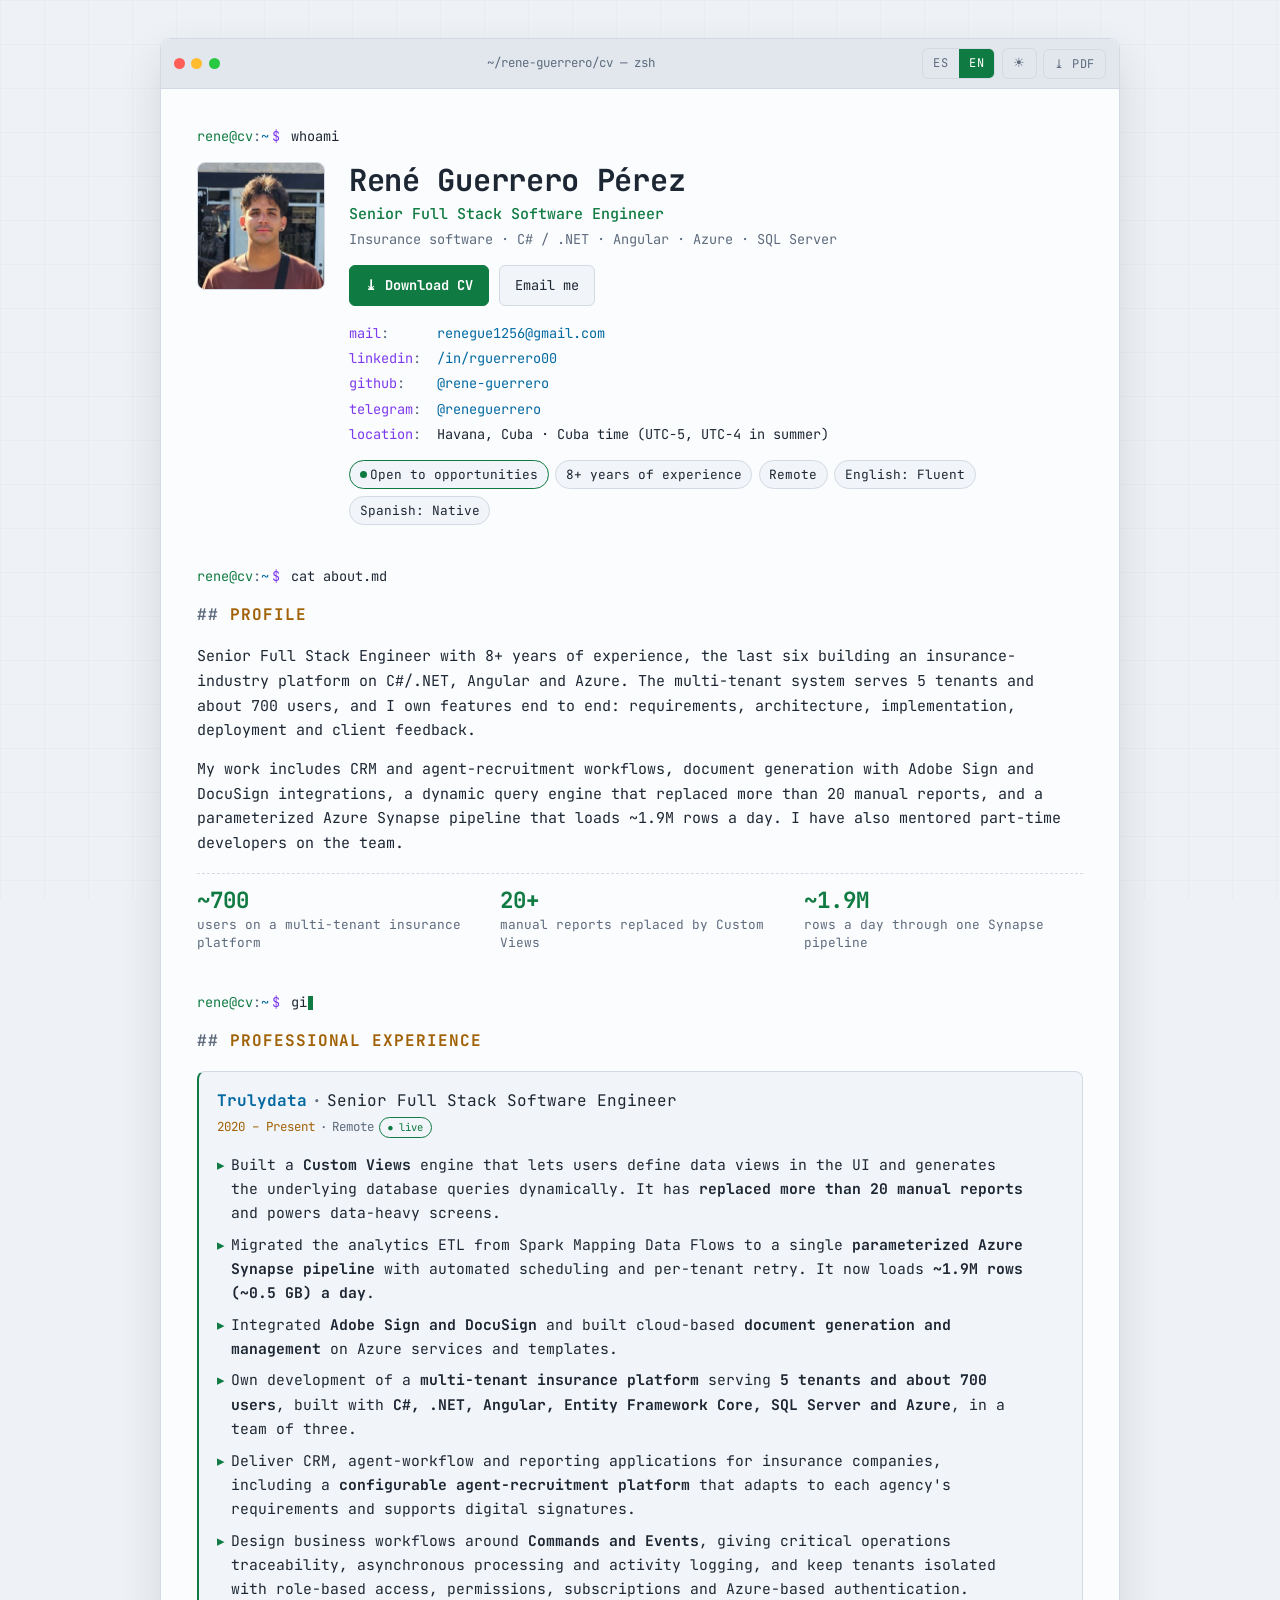
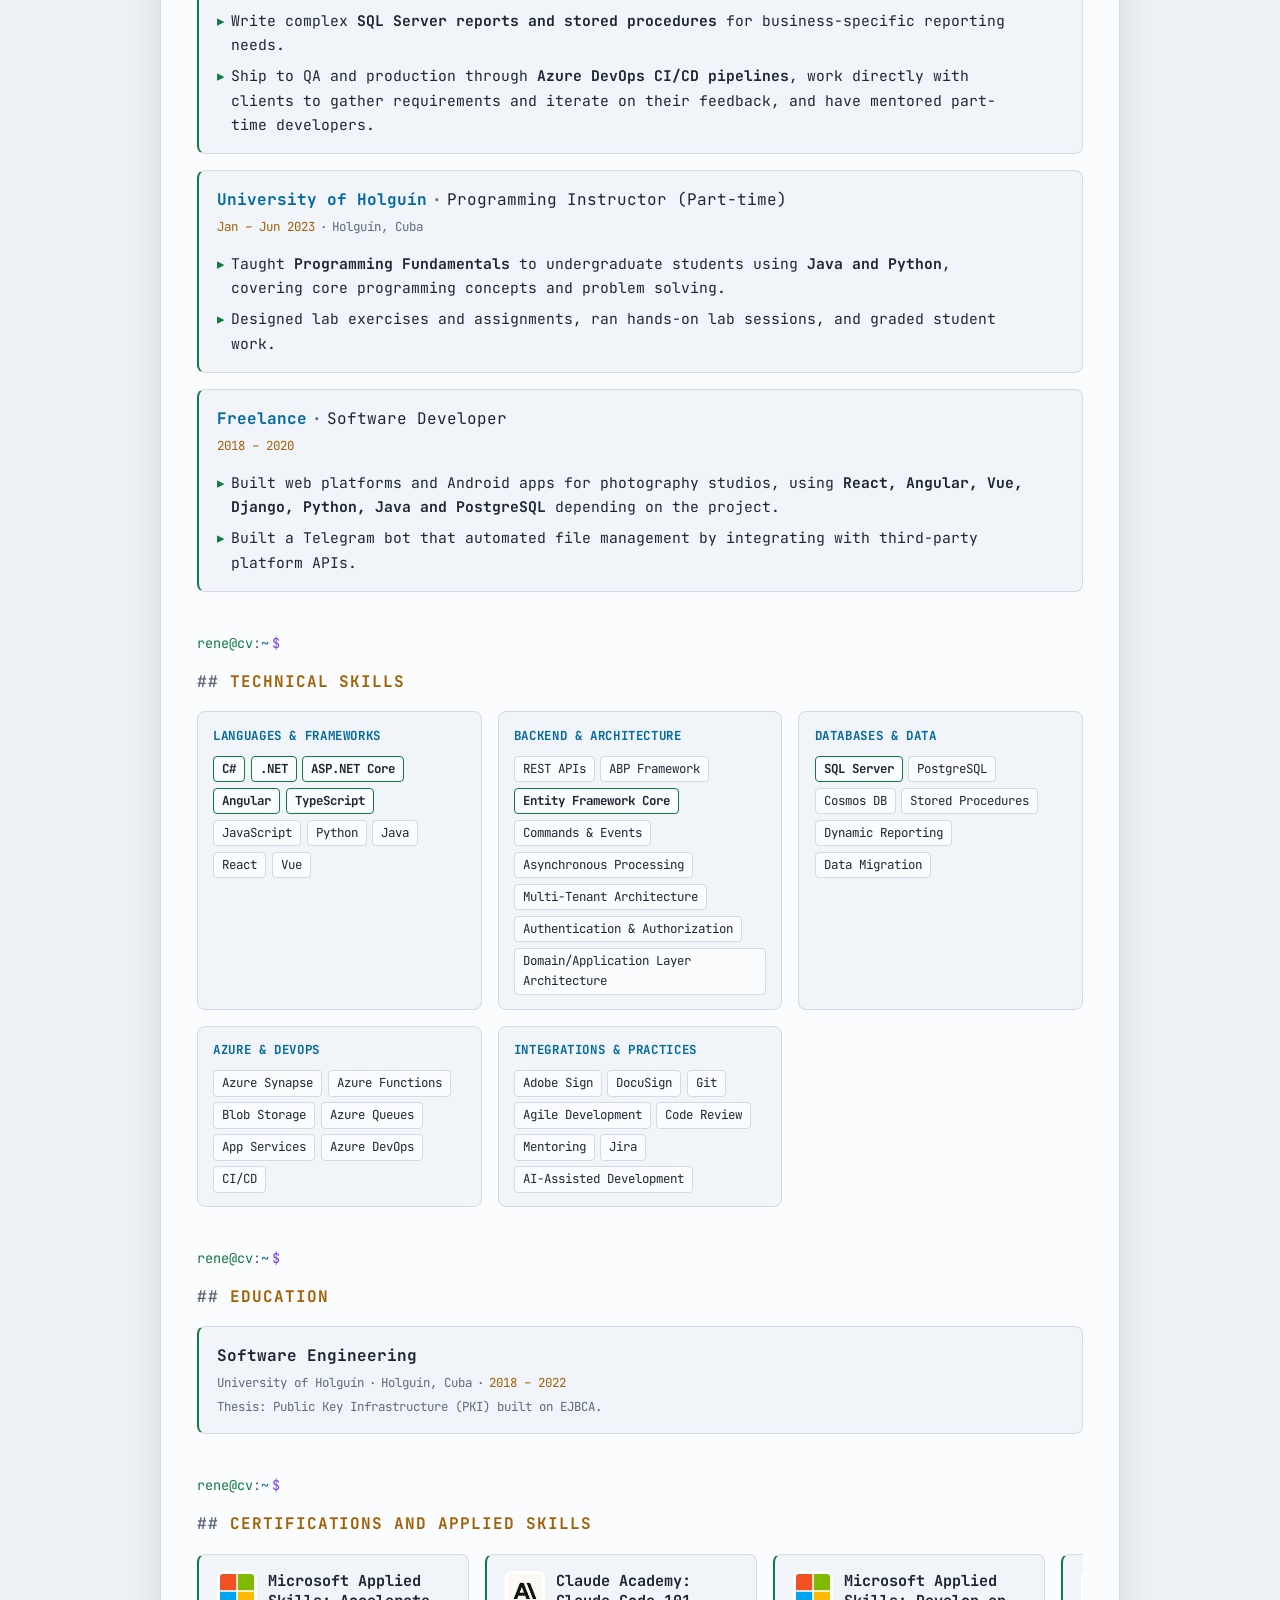
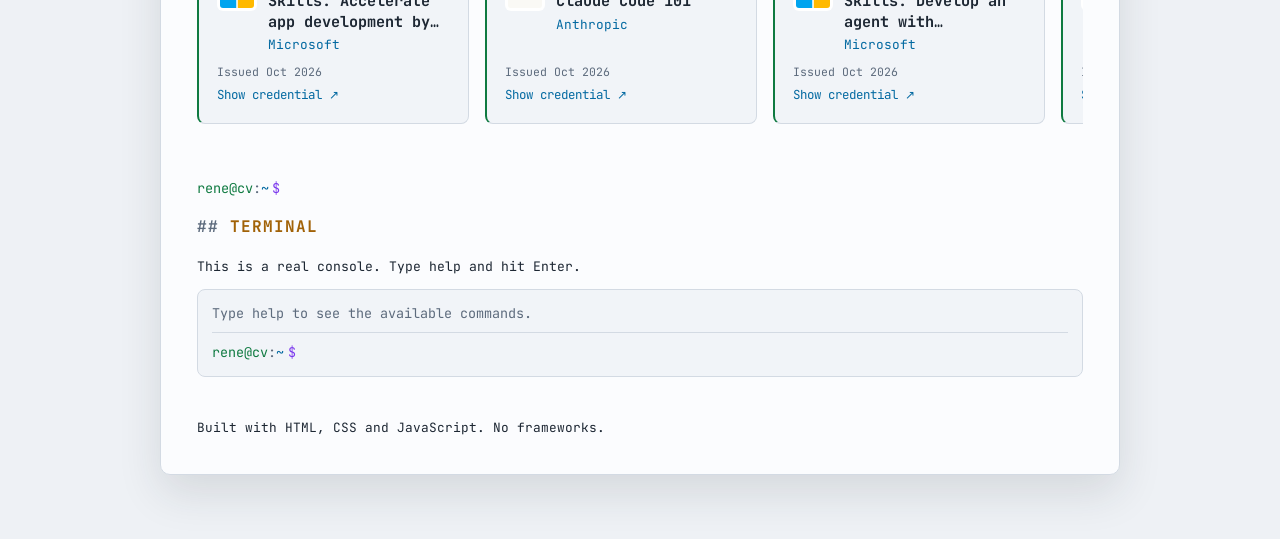
<file: index.html>
<!DOCTYPE html>
<html lang="en" data-theme="dark" data-base="">
<head>
<meta charset="utf-8">
<meta name="viewport" content="width=device-width, initial-scale=1">
<title>René Guerrero Pérez — Senior Full Stack Software Engineer</title>
<meta name="description" content="Senior Full Stack Software Engineer building insurance platforms with C# / .NET, Angular, Azure and SQL Server. 8+ years of experience. Remote.">
<meta name="author" content="René Guerrero Pérez">
<meta name="color-scheme" content="dark light">
<!-- Social cards and structured data need absolute URLs: crawlers do not
     resolve relative ones. If the site ends up on another address, this is
     the only place to change it — update every https://rene-guerrero.github.io/cv
     below, including the ones inside the JSON-LD block. -->
<link rel="canonical" href="https://rene-guerrero.github.io/cv/">
<link rel="alternate" hreflang="en" href="https://rene-guerrero.github.io/cv/">
<link rel="alternate" hreflang="es" href="https://rene-guerrero.github.io/cv/es/">
<link rel="alternate" hreflang="x-default" href="https://rene-guerrero.github.io/cv/">

<meta property="og:site_name" content="René Guerrero Pérez">
<meta property="og:title" content="René Guerrero Pérez — Senior Full Stack Software Engineer">
<meta property="og:description" content="Insurance software · C# / .NET · Angular · Azure · SQL Server. 8+ years of experience.">
<meta property="og:type" content="profile">
<meta property="og:locale" content="en_US">
<meta property="og:locale:alternate" content="es_ES">
<meta property="og:url" content="https://rene-guerrero.github.io/cv/">
<meta property="og:image" content="https://rene-guerrero.github.io/cv/assets/img/og.png">
<meta property="og:image:width" content="1200">
<meta property="og:image:height" content="630">
<meta property="og:image:alt" content="René Guerrero Pérez — Senior Full Stack Software Engineer">

<meta name="twitter:card" content="summary_large_image">
<meta name="twitter:title" content="René Guerrero Pérez — Senior Full Stack Software Engineer">
<meta name="twitter:description" content="Insurance software · C# / .NET · Angular · Azure · SQL Server. 8+ years of experience.">
<meta name="twitter:image" content="https://rene-guerrero.github.io/cv/assets/img/og.png">

<script type="application/ld+json">
{
  "@context": "https://schema.org",
  "@type": "Person",
  "name": "René Guerrero Pérez",
  "givenName": "René",
  "familyName": "Guerrero Pérez",
  "jobTitle": "Senior Full Stack Software Engineer",
  "description": "Senior Full Stack Engineer with 8+ years of experience, the last six building a multi-tenant insurance platform with C#, .NET, Angular, SQL Server and Microsoft Azure.",
  "url": "https://rene-guerrero.github.io/cv/",
  "image": "https://rene-guerrero.github.io/cv/assets/img/me-512.jpg",
  "email": "mailto:renegue1256@gmail.com",
  "address": {
    "@type": "PostalAddress",
    "addressLocality": "Havana",
    "addressCountry": "CU"
  },
  "sameAs": [
    "https://www.linkedin.com/in/rguerrero00/",
    "https://github.com/rene-guerrero",
    "https://t.me/reneguerrero"
  ],
  "worksFor": {
    "@type": "Organization",
    "name": "Trulydata"
  },
  "alumniOf": {
    "@type": "CollegeOrUniversity",
    "name": "University of Holguín"
  },
  "knowsLanguage": [
    { "@type": "Language", "name": "Spanish", "alternateName": "es" },
    { "@type": "Language", "name": "English", "alternateName": "en" }
  ],
  "knowsAbout": [
    "C#", ".NET", "ASP.NET Core", "Angular", "TypeScript",
    "Microsoft Azure", "SQL Server", "Entity Framework Core",
    "Multi-tenant architecture", "REST APIs", "Azure Synapse", "Insurance software"
  ]
}
</script>
<link rel="icon" href="assets/img/favicon.svg" type="image/svg+xml">
<link rel="preload" href="assets/fonts/jetbrains-mono-latin.woff2" as="font" type="font/woff2" crossorigin>
<link rel="stylesheet" href="assets/css/fonts.css">
<link rel="stylesheet" href="assets/css/style.css">
</head>
<body>

<a class="skip-link" href="#main" data-i18n="ui.skip">Skip to content</a>

<div class="gridbg" aria-hidden="true"></div>
<div class="scanlines" aria-hidden="true"></div>

<div class="terminal">

  <header class="titlebar">
    <div class="lights" aria-hidden="true"><span class="light red"></span><span class="light yellow"></span><span class="light green"></span></div>
    <div class="titlebar__title"><span class="muted">~/</span>rene-guerrero<span class="muted">/cv</span> — zsh</div>
    <div class="titlebar__actions">
      <div class="seg" role="group" aria-label="Language">
        <a class="seg__btn" data-lang="es" hreflang="es" lang="es" href="es/" aria-label="Español">ES</a>
        <a class="seg__btn" data-lang="en" hreflang="en" lang="en" href="./" aria-label="English">EN</a>
      </div>
      <button type="button" class="iconbtn" id="themeToggle" aria-label="Toggle theme" data-i18n-aria="ui.theme">
        <span class="theme-icon" aria-hidden="true"></span>
      </button>
      <a class="iconbtn iconbtn--text" id="pdfBtn" data-pdf href="assets/pdf/Rene-Guerrero-CV-EN.pdf"
         download data-i18n-title="ui.pdfTitle">
        <span aria-hidden="true">⤓</span> <span data-i18n="ui.pdf">PDF</span>
      </a>
    </div>
  </header>

  <main class="screen" id="main">

    <!-- ── HERO ─────────────────────────────────────────── -->
    <section class="block hero">
      <p class="cmd" aria-hidden="true"><span class="prompt">rene@cv</span><span class="sep">:</span><span class="path">~</span><span class="sigil">$</span> <span class="typed">whoami</span></p>
      <div class="hero__body">
        <img class="avatar" src="assets/img/me-512.jpg" alt="René Guerrero Pérez" width="512" height="512">
        <div class="hero__text">
          <h1 class="name">René Guerrero Pérez</h1>
          <p class="role" data-i18n="hero.role">Senior Full Stack Software Engineer</p>
          <p class="stack" data-i18n="hero.stack">Insurance software · C# / .NET · Angular · Azure · SQL Server</p>
          <p class="cta">
            <a class="btn btn--primary" data-pdf href="assets/pdf/Rene-Guerrero-CV-EN.pdf" download><span aria-hidden="true">⤓</span> <span data-i18n="hero.cv">Download CV</span></a>
            <a class="btn" href="mailto:renegue1256@gmail.com"><span data-i18n="hero.emailMe">Email me</span></a>
          </p>
          <ul class="contact">
            <li><span class="key">mail</span><a href="mailto:renegue1256@gmail.com">renegue1256@gmail.com</a></li>
            <li><span class="key">linkedin</span><a href="https://www.linkedin.com/in/rguerrero00/" target="_blank" rel="noopener">/in/rguerrero00</a></li>
            <li><span class="key">github</span><a href="https://github.com/rene-guerrero" target="_blank" rel="noopener">@rene-guerrero</a></li>
            <li><span class="key">telegram</span><a href="https://t.me/reneguerrero" target="_blank" rel="noopener">@reneguerrero</a></li>
            <li><span class="key">location</span><span data-i18n="hero.location">Havana, Cuba · Cuba time (UTC−5, UTC−4 in summer)</span></li>
          </ul>
          <p class="badges">
            <span class="badge badge--status"><span class="pulse" aria-hidden="true"></span><span data-i18n="hero.available">Open to opportunities</span></span>
            <span class="badge" data-i18n="hero.exp">8+ years of experience</span>
            <span class="badge" data-i18n="hero.remote">Remote</span>
            <span class="badge"><span data-i18n="hero.english">English</span>: <span data-i18n="hero.fluent">Fluent</span></span>
            <span class="badge"><span data-i18n="hero.spanish">Spanish</span>: <span data-i18n="hero.native">Native</span></span>
          </p>
        </div>
      </div>
    </section>

    <!-- ── ABOUT ────────────────────────────────────────── -->
    <section class="block" id="about">
      <p class="cmd" aria-hidden="true"><span class="prompt">rene@cv</span><span class="sep">:</span><span class="path">~</span><span class="sigil">$</span> <span class="typed">cat about.md</span></p>
      <h2 class="h2" data-i18n="about.title">Profile</h2>
      <p class="p" data-i18n="about.p1">Senior Full Stack Engineer with 8+ years of experience, the last six building an insurance-industry platform on C#/.NET, Angular and Azure. The multi-tenant system serves 5 tenants and about 700 users, and I own features end to end: requirements, architecture, implementation, deployment and client feedback.</p>
      <p class="p" data-i18n="about.p2">My work includes CRM and agent-recruitment workflows, document generation with Adobe Sign and DocuSign integrations, a dynamic query engine that replaced more than 20 manual reports, and a parameterized Azure Synapse pipeline that loads ~1.9M rows a day. I have also mentored part-time developers on the team.</p>
      <ul class="results" id="results"><!--pre:results--><li class="result"><span class="result__n">~700</span><span class="result__l">users on a multi-tenant insurance platform</span></li><li class="result"><span class="result__n">20+</span><span class="result__l">manual reports replaced by Custom Views</span></li><li class="result"><span class="result__n">~1.9M</span><span class="result__l">rows a day through one Synapse pipeline</span></li><!--/pre:results--></ul>
    </section>

    <!-- ── EXPERIENCE ───────────────────────────────────── -->
    <section class="block" id="experience-section">
      <p class="cmd" aria-hidden="true"><span class="prompt">rene@cv</span><span class="sep">:</span><span class="path">~</span><span class="sigil">$</span> <span class="typed">git log --oneline experience/</span></p>
      <h2 class="h2" data-i18n="exp.title">Professional Experience</h2>
      <div id="experience" class="timeline"><!--pre:experience--><article class="card job"><header class="job__head"><h3 class="card__title"><span class="job__company">Trulydata</span><span class="dot">·</span><span class="job__role">Senior Full Stack Software Engineer</span></h3><p class="card__meta"><span class="when">2020 – Present</span><span class="dot">·</span><span>Remote</span><span class="chip chip--live">● live</span></p></header><ul class="bullets"><li>Built a <strong>Custom Views</strong> engine that lets users define data views in the UI and generates the underlying database queries dynamically. It has <strong>replaced more than 20 manual reports</strong> and powers data-heavy screens.</li><li>Migrated the analytics ETL from Spark Mapping Data Flows to a single <strong>parameterized Azure Synapse pipeline</strong> with automated scheduling and per-tenant retry. It now loads <strong>~1.9M rows (~0.5 GB) a day</strong>.</li><li>Integrated <strong>Adobe Sign and DocuSign</strong> and built cloud-based <strong>document generation and management</strong> on Azure services and templates.</li><li>Own development of a <strong>multi-tenant insurance platform</strong> serving <strong>5 tenants and about 700 users</strong>, built with <strong>C#, .NET, Angular, Entity Framework Core, SQL Server and Azure</strong>, in a team of three.</li><li>Deliver CRM, agent-workflow and reporting applications for insurance companies, including a <strong>configurable agent-recruitment platform</strong> that adapts to each agency&#39;s requirements and supports digital signatures.</li><li>Design business workflows around <strong>Commands and Events</strong>, giving critical operations traceability, asynchronous processing and activity logging, and keep tenants isolated with role-based access, permissions, subscriptions and Azure-based authentication.</li><li>Write complex <strong>SQL Server reports and stored procedures</strong> for business-specific reporting needs.</li><li>Ship to QA and production through <strong>Azure DevOps CI/CD pipelines</strong>, work directly with clients to gather requirements and iterate on their feedback, and have mentored part-time developers.</li></ul></article><article class="card job"><header class="job__head"><h3 class="card__title"><span class="job__company">University of Holguín</span><span class="dot">·</span><span class="job__role">Programming Instructor (Part-time)</span></h3><p class="card__meta"><span class="when">Jan – Jun 2023</span><span class="dot">·</span><span>Holguín, Cuba</span></p></header><ul class="bullets"><li>Taught <strong>Programming Fundamentals</strong> to undergraduate students using <strong>Java and Python</strong>, covering core programming concepts and problem solving.</li><li>Designed lab exercises and assignments, ran hands-on lab sessions, and graded student work.</li></ul></article><article class="card job"><header class="job__head"><h3 class="card__title"><span class="job__company">Freelance</span><span class="dot">·</span><span class="job__role">Software Developer</span></h3><p class="card__meta"><span class="when">2018 – 2020</span></p></header><ul class="bullets"><li>Built web platforms and Android apps for photography studios, using <strong>React, Angular, Vue, Django, Python, Java and PostgreSQL</strong> depending on the project.</li><li>Built a Telegram bot that automated file management by integrating with third-party platform APIs.</li></ul></article><!--/pre:experience--></div>
    </section>

    <!-- ── SKILLS ───────────────────────────────────────── -->
    <section class="block" id="skills-section">
      <p class="cmd" aria-hidden="true"><span class="prompt">rene@cv</span><span class="sep">:</span><span class="path">~</span><span class="sigil">$</span> <span class="typed">ls -la skills/</span></p>
      <h2 class="h2" data-i18n="skills.title">Technical Skills</h2>
      <div id="skills" class="skills"><!--pre:skills--><div class="skillgroup"><h3 class="skillgroup__name">Languages &amp; Frameworks</h3><ul class="tags"><li class="tag tag--core">C#</li><li class="tag tag--core">.NET</li><li class="tag tag--core">ASP.NET Core</li><li class="tag tag--core">Angular</li><li class="tag tag--core">TypeScript</li><li class="tag">JavaScript</li><li class="tag">Python</li><li class="tag">Java</li><li class="tag">React</li><li class="tag">Vue</li></ul></div><div class="skillgroup"><h3 class="skillgroup__name">Backend &amp; Architecture</h3><ul class="tags"><li class="tag">REST APIs</li><li class="tag">ABP Framework</li><li class="tag tag--core">Entity Framework Core</li><li class="tag">Commands &amp; Events</li><li class="tag">Asynchronous Processing</li><li class="tag">Multi-Tenant Architecture</li><li class="tag">Authentication &amp; Authorization</li><li class="tag">Domain/Application Layer Architecture</li></ul></div><div class="skillgroup"><h3 class="skillgroup__name">Databases &amp; Data</h3><ul class="tags"><li class="tag tag--core">SQL Server</li><li class="tag">PostgreSQL</li><li class="tag">Cosmos DB</li><li class="tag">Stored Procedures</li><li class="tag">Dynamic Reporting</li><li class="tag">Data Migration</li></ul></div><div class="skillgroup"><h3 class="skillgroup__name">Azure &amp; DevOps</h3><ul class="tags"><li class="tag">Azure Synapse</li><li class="tag">Azure Functions</li><li class="tag">Blob Storage</li><li class="tag">Azure Queues</li><li class="tag">App Services</li><li class="tag">Azure DevOps</li><li class="tag">CI/CD</li></ul></div><div class="skillgroup"><h3 class="skillgroup__name">Integrations &amp; Practices</h3><ul class="tags"><li class="tag">Adobe Sign</li><li class="tag">DocuSign</li><li class="tag">Git</li><li class="tag">Agile Development</li><li class="tag">Code Review</li><li class="tag">Mentoring</li><li class="tag">Jira</li><li class="tag">AI-Assisted Development</li></ul></div><!--/pre:skills--></div>
    </section>

    <!-- ── EDUCATION ────────────────────────────────────── -->
    <section class="block" id="education-section">
      <p class="cmd" aria-hidden="true"><span class="prompt">rene@cv</span><span class="sep">:</span><span class="path">~</span><span class="sigil">$</span> <span class="typed">cat education.txt</span></p>
      <h2 class="h2" data-i18n="edu.title">Education</h2>
      <div class="card">
        <h3 class="card__title" data-i18n="edu.degree">Software Engineering</h3>
        <p class="card__meta"><span data-i18n="edu.school">University of Holguín</span> <span class="dot">·</span> <span data-i18n="edu.place">Holguín, Cuba</span> <span class="dot">·</span> <span class="when">2018 – 2022</span></p>
        <p class="card__meta" data-i18n="edu.thesis">Thesis: Public Key Infrastructure (PKI) built on EJBCA.</p>
      </div>
    </section>

    <!-- ── CERTIFICATIONS ───────────────────────────────── -->
    <section class="block" id="certs-section" hidden>
      <p class="cmd" aria-hidden="true"><span class="prompt">rene@cv</span><span class="sep">:</span><span class="path">~</span><span class="sigil">$</span> <span class="typed">ls certifications/ --recent</span></p>
      <h2 class="h2" data-i18n="certs.title">Certifications and Applied Skills</h2>
      <ul class="certs" id="certs"></ul>
    </section>

    <!-- ── INTERACTIVE CONSOLE ──────────────────────────── -->
    <section class="block" id="console-section">
      <p class="cmd" aria-hidden="true"><span class="prompt">rene@cv</span><span class="sep">:</span><span class="path">~</span><span class="sigil">$</span> <span class="typed">./cv --interactive</span></p>
      <h2 class="h2" data-i18n="console.title">Terminal</h2>
      <p class="p muted console__hint" data-i18n="console.hint">This is a real console. Type help and hit Enter.</p>

      <div class="console" id="console">
        <div class="console__out" id="consoleOut" role="log" aria-live="polite"></div>
        <form class="console__form" id="consoleForm" autocomplete="off">
          <label class="console__label" for="consoleInput">
            <span class="prompt">rene@cv</span><span class="sep">:</span><span class="path">~</span><span class="sigil">$</span>
          </label>
          <input class="console__input" id="consoleInput" type="text"
                 spellcheck="false" autocapitalize="off" autocorrect="off"
                 data-i18n-aria="console.label">
        </form>
      </div>
    </section>

    <!-- ── FOOTER ───────────────────────────────────────── -->
    <section class="block">
      <p class="p muted small"><span data-i18n="ui.builtWith">Built with HTML, CSS and JavaScript. No frameworks.</span></p>
    </section>

  </main>
</div>

<script src="assets/js/data.js"></script>
<script src="assets/js/certs.js"></script>
<script src="assets/js/main.js"></script>
</body>
</html>
</file>
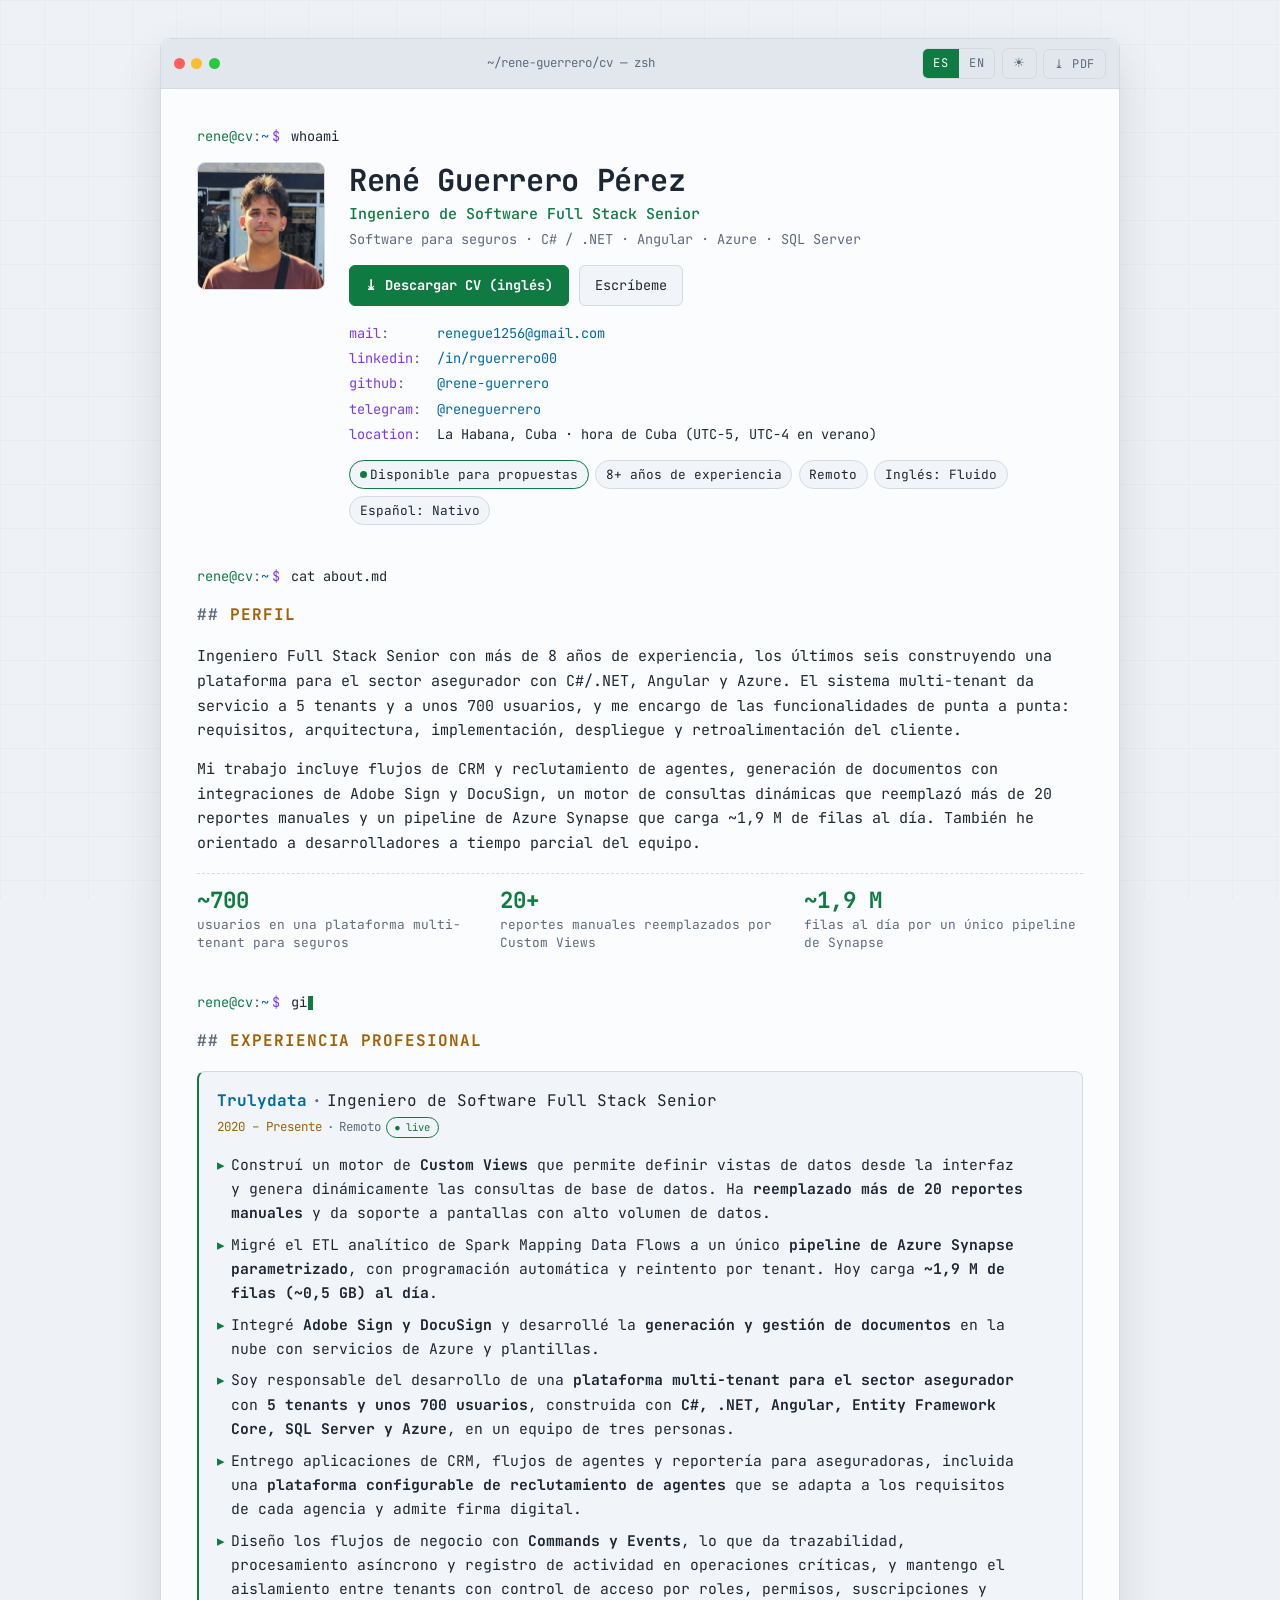
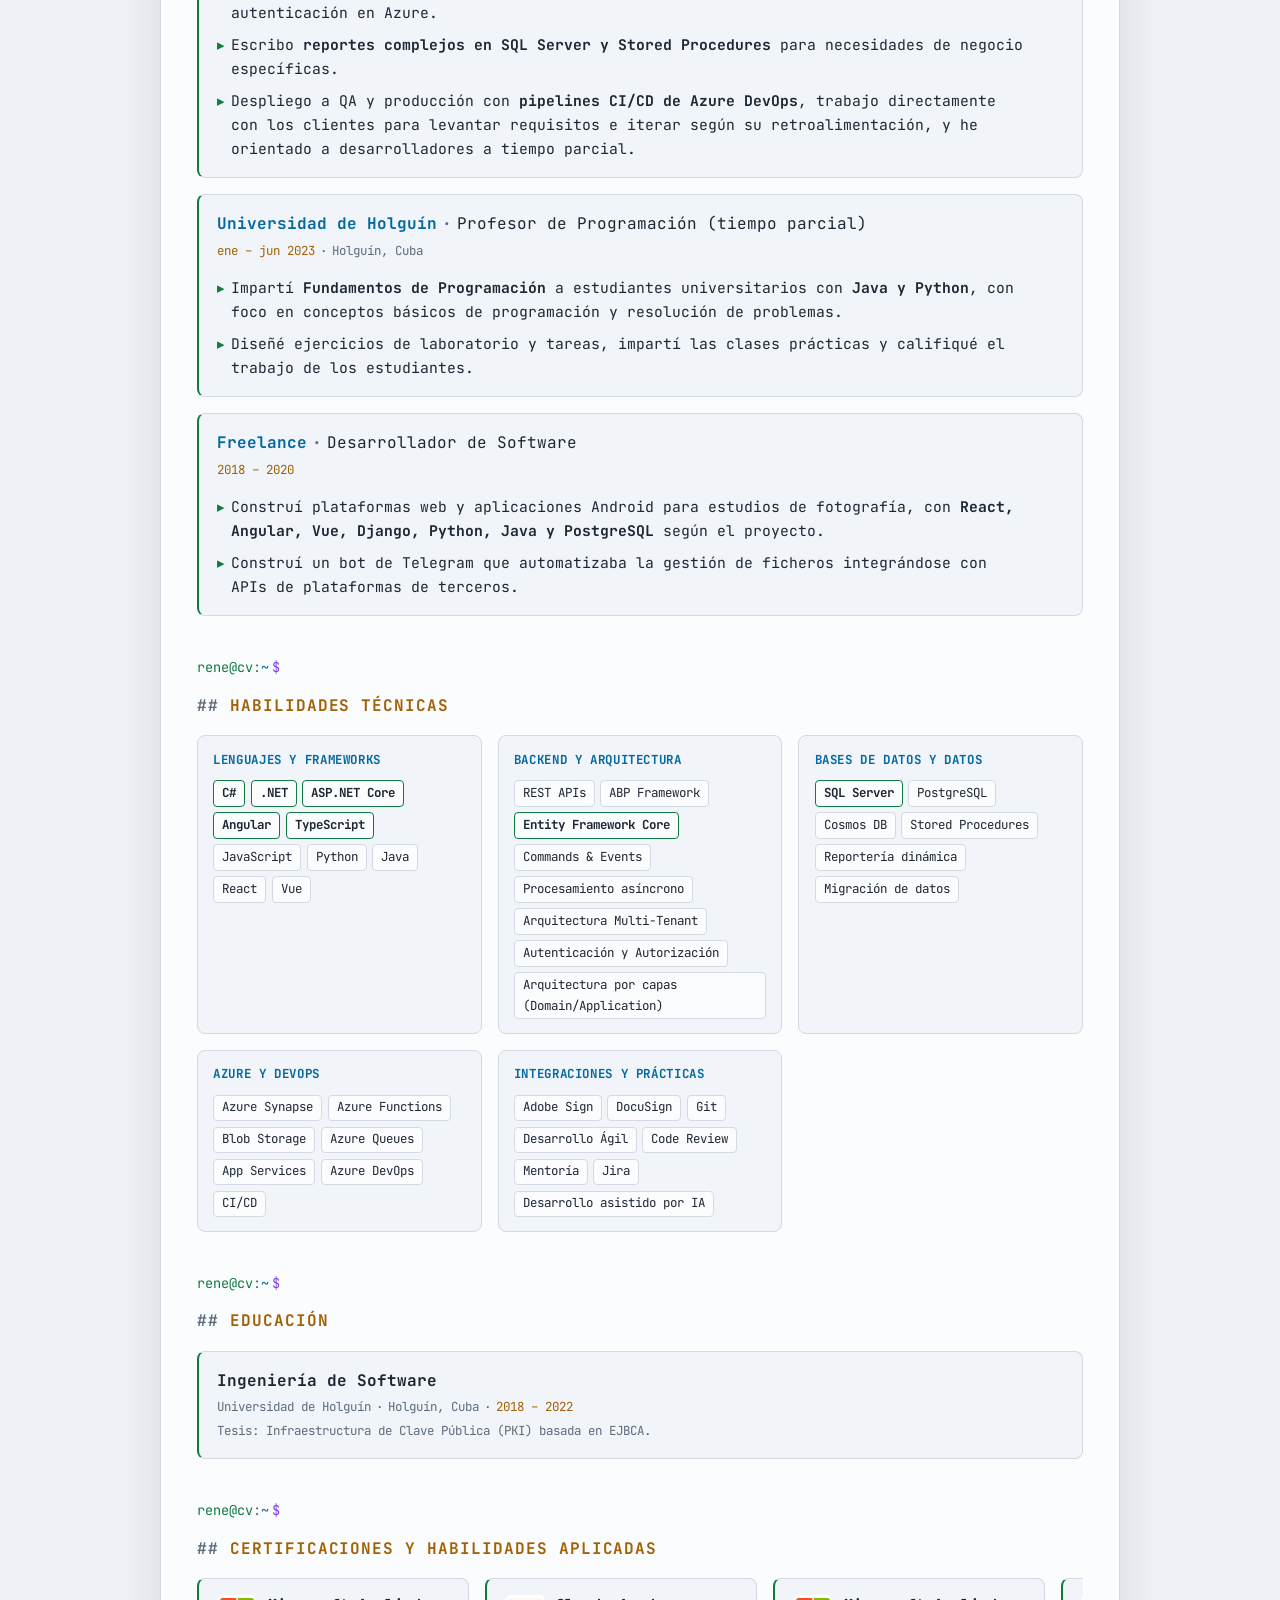
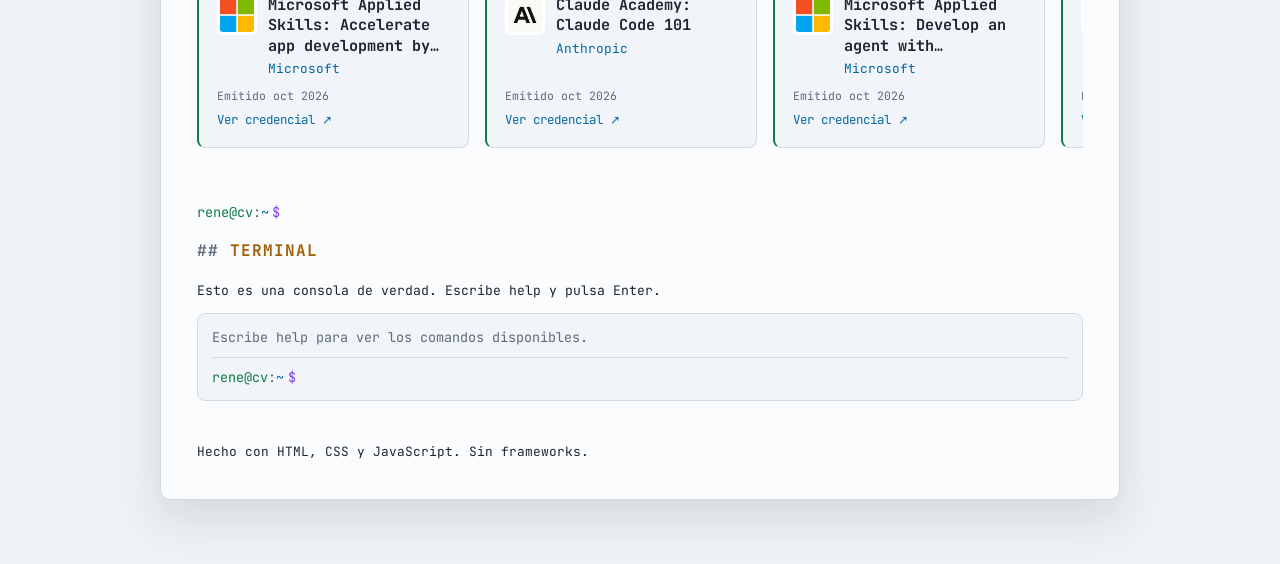
<file: es/index.html>
<!DOCTYPE html>
<html lang="es" data-theme="dark" data-base="../">
<head>
<meta charset="utf-8">
<meta name="viewport" content="width=device-width, initial-scale=1">
<title>René Guerrero Pérez — Ingeniero de Software Full Stack Senior</title>
<meta name="description" content="Ingeniero de Software Full Stack Senior que construye plataformas de seguros con C# / .NET, Angular, Azure y SQL Server. 8+ años de experiencia. Remoto.">
<meta name="author" content="René Guerrero Pérez">
<meta name="color-scheme" content="dark light">
<!-- Social cards and structured data need absolute URLs: crawlers do not
     resolve relative ones. If the site ends up on another address, this is
     the only place to change it — update every https://rene-guerrero.github.io/cv
     below, including the ones inside the JSON-LD block. -->
<link rel="canonical" href="https://rene-guerrero.github.io/cv/es/">
<link rel="alternate" hreflang="en" href="https://rene-guerrero.github.io/cv/">
<link rel="alternate" hreflang="es" href="https://rene-guerrero.github.io/cv/es/">
<link rel="alternate" hreflang="x-default" href="https://rene-guerrero.github.io/cv/">

<meta property="og:site_name" content="René Guerrero Pérez">
<meta property="og:title" content="René Guerrero Pérez — Ingeniero de Software Full Stack Senior">
<meta property="og:description" content="Software para seguros · C# / .NET · Angular · Azure · SQL Server. 8+ años de experiencia.">
<meta property="og:type" content="profile">
<meta property="og:locale" content="es_ES">
<meta property="og:locale:alternate" content="en_US">
<meta property="og:url" content="https://rene-guerrero.github.io/cv/es/">
<meta property="og:image" content="https://rene-guerrero.github.io/cv/assets/img/og.png">
<meta property="og:image:width" content="1200">
<meta property="og:image:height" content="630">
<meta property="og:image:alt" content="René Guerrero Pérez — Ingeniero de Software Full Stack Senior">

<meta name="twitter:card" content="summary_large_image">
<meta name="twitter:title" content="René Guerrero Pérez — Ingeniero de Software Full Stack Senior">
<meta name="twitter:description" content="Software para seguros · C# / .NET · Angular · Azure · SQL Server. 8+ años de experiencia.">
<meta name="twitter:image" content="https://rene-guerrero.github.io/cv/assets/img/og.png">

<script type="application/ld+json">
{
  "@context": "https://schema.org",
  "@type": "Person",
  "name": "René Guerrero Pérez",
  "givenName": "René",
  "familyName": "Guerrero Pérez",
  "jobTitle": "Ingeniero de Software Full Stack Senior",
  "description": "Ingeniero Full Stack Senior con más de 8 años de experiencia, los últimos seis construyendo una plataforma multi-tenant para seguros con C#, .NET, Angular, SQL Server y Microsoft Azure.",
  "url": "https://rene-guerrero.github.io/cv/",
  "image": "https://rene-guerrero.github.io/cv/assets/img/me-512.jpg",
  "email": "mailto:renegue1256@gmail.com",
  "address": {
    "@type": "PostalAddress",
    "addressLocality": "Havana",
    "addressCountry": "CU"
  },
  "sameAs": [
    "https://www.linkedin.com/in/rguerrero00/",
    "https://github.com/rene-guerrero",
    "https://t.me/reneguerrero"
  ],
  "worksFor": {
    "@type": "Organization",
    "name": "Trulydata"
  },
  "alumniOf": {
    "@type": "CollegeOrUniversity",
    "name": "University of Holguín"
  },
  "knowsLanguage": [
    { "@type": "Language", "name": "Spanish", "alternateName": "es" },
    { "@type": "Language", "name": "English", "alternateName": "en" }
  ],
  "knowsAbout": [
    "C#", ".NET", "ASP.NET Core", "Angular", "TypeScript",
    "Microsoft Azure", "SQL Server", "Entity Framework Core",
    "Multi-tenant architecture", "REST APIs", "Azure Synapse", "Insurance software"
  ]
}
</script>
<link rel="icon" href="../assets/img/favicon.svg" type="image/svg+xml">
<link rel="preload" href="../assets/fonts/jetbrains-mono-latin.woff2" as="font" type="font/woff2" crossorigin>
<link rel="stylesheet" href="../assets/css/fonts.css">
<link rel="stylesheet" href="../assets/css/style.css">
</head>
<body>

<a class="skip-link" href="#main" data-i18n="ui.skip">Ir al contenido</a>

<div class="gridbg" aria-hidden="true"></div>
<div class="scanlines" aria-hidden="true"></div>

<div class="terminal">

  <header class="titlebar">
    <div class="lights" aria-hidden="true"><span class="light red"></span><span class="light yellow"></span><span class="light green"></span></div>
    <div class="titlebar__title"><span class="muted">~/</span>rene-guerrero<span class="muted">/cv</span> — zsh</div>
    <div class="titlebar__actions">
      <div class="seg" role="group" aria-label="Language">
        <a class="seg__btn" data-lang="es" hreflang="es" lang="es" href="./" aria-label="Español">ES</a>
        <a class="seg__btn" data-lang="en" hreflang="en" lang="en" href="../" aria-label="English">EN</a>
      </div>
      <button type="button" class="iconbtn" id="themeToggle" aria-label="Toggle theme" data-i18n-aria="ui.theme">
        <span class="theme-icon" aria-hidden="true"></span>
      </button>
      <a class="iconbtn iconbtn--text" id="pdfBtn" data-pdf href="../assets/pdf/Rene-Guerrero-CV-EN.pdf"
         download data-i18n-title="ui.pdfTitle">
        <span aria-hidden="true">⤓</span> <span data-i18n="ui.pdf">PDF</span>
      </a>
    </div>
  </header>

  <main class="screen" id="main">

    <!-- ── HERO ─────────────────────────────────────────── -->
    <section class="block hero">
      <p class="cmd" aria-hidden="true"><span class="prompt">rene@cv</span><span class="sep">:</span><span class="path">~</span><span class="sigil">$</span> <span class="typed">whoami</span></p>
      <div class="hero__body">
        <img class="avatar" src="../assets/img/me-512.jpg" alt="René Guerrero Pérez" width="512" height="512">
        <div class="hero__text">
          <h1 class="name">René Guerrero Pérez</h1>
          <p class="role" data-i18n="hero.role">Ingeniero de Software Full Stack Senior</p>
          <p class="stack" data-i18n="hero.stack">Software para seguros · C# / .NET · Angular · Azure · SQL Server</p>
          <p class="cta">
            <a class="btn btn--primary" data-pdf href="../assets/pdf/Rene-Guerrero-CV-EN.pdf" download><span aria-hidden="true">⤓</span> <span data-i18n="hero.cv">Descargar CV (inglés)</span></a>
            <a class="btn" href="mailto:renegue1256@gmail.com"><span data-i18n="hero.emailMe">Escríbeme</span></a>
          </p>
          <ul class="contact">
            <li><span class="key">mail</span><a href="mailto:renegue1256@gmail.com">renegue1256@gmail.com</a></li>
            <li><span class="key">linkedin</span><a href="https://www.linkedin.com/in/rguerrero00/" target="_blank" rel="noopener">/in/rguerrero00</a></li>
            <li><span class="key">github</span><a href="https://github.com/rene-guerrero" target="_blank" rel="noopener">@rene-guerrero</a></li>
            <li><span class="key">telegram</span><a href="https://t.me/reneguerrero" target="_blank" rel="noopener">@reneguerrero</a></li>
            <li><span class="key">location</span><span data-i18n="hero.location">La Habana, Cuba · hora de Cuba (UTC−5, UTC−4 en verano)</span></li>
          </ul>
          <p class="badges">
            <span class="badge badge--status"><span class="pulse" aria-hidden="true"></span><span data-i18n="hero.available">Disponible para propuestas</span></span>
            <span class="badge" data-i18n="hero.exp">8+ años de experiencia</span>
            <span class="badge" data-i18n="hero.remote">Remoto</span>
            <span class="badge"><span data-i18n="hero.english">Inglés</span>: <span data-i18n="hero.fluent">Fluido</span></span>
            <span class="badge"><span data-i18n="hero.spanish">Español</span>: <span data-i18n="hero.native">Nativo</span></span>
          </p>
        </div>
      </div>
    </section>

    <!-- ── ABOUT ────────────────────────────────────────── -->
    <section class="block" id="about">
      <p class="cmd" aria-hidden="true"><span class="prompt">rene@cv</span><span class="sep">:</span><span class="path">~</span><span class="sigil">$</span> <span class="typed">cat about.md</span></p>
      <h2 class="h2" data-i18n="about.title">Perfil</h2>
      <p class="p" data-i18n="about.p1">Ingeniero Full Stack Senior con más de 8 años de experiencia, los últimos seis construyendo una plataforma para el sector asegurador con C#/.NET, Angular y Azure. El sistema multi-tenant da servicio a 5 tenants y a unos 700 usuarios, y me encargo de las funcionalidades de punta a punta: requisitos, arquitectura, implementación, despliegue y retroalimentación del cliente.</p>
      <p class="p" data-i18n="about.p2">Mi trabajo incluye flujos de CRM y reclutamiento de agentes, generación de documentos con integraciones de Adobe Sign y DocuSign, un motor de consultas dinámicas que reemplazó más de 20 reportes manuales y un pipeline de Azure Synapse que carga ~1,9 M de filas al día. También he orientado a desarrolladores a tiempo parcial del equipo.</p>
      <ul class="results" id="results"><!--pre:results--><li class="result"><span class="result__n">~700</span><span class="result__l">usuarios en una plataforma multi-tenant para seguros</span></li><li class="result"><span class="result__n">20+</span><span class="result__l">reportes manuales reemplazados por Custom Views</span></li><li class="result"><span class="result__n">~1,9 M</span><span class="result__l">filas al día por un único pipeline de Synapse</span></li><!--/pre:results--></ul>
    </section>

    <!-- ── EXPERIENCE ───────────────────────────────────── -->
    <section class="block" id="experience-section">
      <p class="cmd" aria-hidden="true"><span class="prompt">rene@cv</span><span class="sep">:</span><span class="path">~</span><span class="sigil">$</span> <span class="typed">git log --oneline experience/</span></p>
      <h2 class="h2" data-i18n="exp.title">Experiencia profesional</h2>
      <div id="experience" class="timeline"><!--pre:experience--><article class="card job"><header class="job__head"><h3 class="card__title"><span class="job__company">Trulydata</span><span class="dot">·</span><span class="job__role">Ingeniero de Software Full Stack Senior</span></h3><p class="card__meta"><span class="when">2020 – Presente</span><span class="dot">·</span><span>Remoto</span><span class="chip chip--live">● live</span></p></header><ul class="bullets"><li>Construí un motor de <strong>Custom Views</strong> que permite definir vistas de datos desde la interfaz y genera dinámicamente las consultas de base de datos. Ha <strong>reemplazado más de 20 reportes manuales</strong> y da soporte a pantallas con alto volumen de datos.</li><li>Migré el ETL analítico de Spark Mapping Data Flows a un único <strong>pipeline de Azure Synapse parametrizado</strong>, con programación automática y reintento por tenant. Hoy carga <strong>~1,9 M de filas (~0,5 GB) al día</strong>.</li><li>Integré <strong>Adobe Sign y DocuSign</strong> y desarrollé la <strong>generación y gestión de documentos</strong> en la nube con servicios de Azure y plantillas.</li><li>Soy responsable del desarrollo de una <strong>plataforma multi-tenant para el sector asegurador</strong> con <strong>5 tenants y unos 700 usuarios</strong>, construida con <strong>C#, .NET, Angular, Entity Framework Core, SQL Server y Azure</strong>, en un equipo de tres personas.</li><li>Entrego aplicaciones de CRM, flujos de agentes y reportería para aseguradoras, incluida una <strong>plataforma configurable de reclutamiento de agentes</strong> que se adapta a los requisitos de cada agencia y admite firma digital.</li><li>Diseño los flujos de negocio con <strong>Commands y Events</strong>, lo que da trazabilidad, procesamiento asíncrono y registro de actividad en operaciones críticas, y mantengo el aislamiento entre tenants con control de acceso por roles, permisos, suscripciones y autenticación en Azure.</li><li>Escribo <strong>reportes complejos en SQL Server y Stored Procedures</strong> para necesidades de negocio específicas.</li><li>Despliego a QA y producción con <strong>pipelines CI/CD de Azure DevOps</strong>, trabajo directamente con los clientes para levantar requisitos e iterar según su retroalimentación, y he orientado a desarrolladores a tiempo parcial.</li></ul></article><article class="card job"><header class="job__head"><h3 class="card__title"><span class="job__company">Universidad de Holguín</span><span class="dot">·</span><span class="job__role">Profesor de Programación (tiempo parcial)</span></h3><p class="card__meta"><span class="when">ene – jun 2023</span><span class="dot">·</span><span>Holguín, Cuba</span></p></header><ul class="bullets"><li>Impartí <strong>Fundamentos de Programación</strong> a estudiantes universitarios con <strong>Java y Python</strong>, con foco en conceptos básicos de programación y resolución de problemas.</li><li>Diseñé ejercicios de laboratorio y tareas, impartí las clases prácticas y califiqué el trabajo de los estudiantes.</li></ul></article><article class="card job"><header class="job__head"><h3 class="card__title"><span class="job__company">Freelance</span><span class="dot">·</span><span class="job__role">Desarrollador de Software</span></h3><p class="card__meta"><span class="when">2018 – 2020</span></p></header><ul class="bullets"><li>Construí plataformas web y aplicaciones Android para estudios de fotografía, con <strong>React, Angular, Vue, Django, Python, Java y PostgreSQL</strong> según el proyecto.</li><li>Construí un bot de Telegram que automatizaba la gestión de ficheros integrándose con APIs de plataformas de terceros.</li></ul></article><!--/pre:experience--></div>
    </section>

    <!-- ── SKILLS ───────────────────────────────────────── -->
    <section class="block" id="skills-section">
      <p class="cmd" aria-hidden="true"><span class="prompt">rene@cv</span><span class="sep">:</span><span class="path">~</span><span class="sigil">$</span> <span class="typed">ls -la skills/</span></p>
      <h2 class="h2" data-i18n="skills.title">Habilidades técnicas</h2>
      <div id="skills" class="skills"><!--pre:skills--><div class="skillgroup"><h3 class="skillgroup__name">Lenguajes y Frameworks</h3><ul class="tags"><li class="tag tag--core">C#</li><li class="tag tag--core">.NET</li><li class="tag tag--core">ASP.NET Core</li><li class="tag tag--core">Angular</li><li class="tag tag--core">TypeScript</li><li class="tag">JavaScript</li><li class="tag">Python</li><li class="tag">Java</li><li class="tag">React</li><li class="tag">Vue</li></ul></div><div class="skillgroup"><h3 class="skillgroup__name">Backend y Arquitectura</h3><ul class="tags"><li class="tag">REST APIs</li><li class="tag">ABP Framework</li><li class="tag tag--core">Entity Framework Core</li><li class="tag">Commands &amp; Events</li><li class="tag">Procesamiento asíncrono</li><li class="tag">Arquitectura Multi-Tenant</li><li class="tag">Autenticación y Autorización</li><li class="tag">Arquitectura por capas (Domain/Application)</li></ul></div><div class="skillgroup"><h3 class="skillgroup__name">Bases de Datos y Datos</h3><ul class="tags"><li class="tag tag--core">SQL Server</li><li class="tag">PostgreSQL</li><li class="tag">Cosmos DB</li><li class="tag">Stored Procedures</li><li class="tag">Reportería dinámica</li><li class="tag">Migración de datos</li></ul></div><div class="skillgroup"><h3 class="skillgroup__name">Azure y DevOps</h3><ul class="tags"><li class="tag">Azure Synapse</li><li class="tag">Azure Functions</li><li class="tag">Blob Storage</li><li class="tag">Azure Queues</li><li class="tag">App Services</li><li class="tag">Azure DevOps</li><li class="tag">CI/CD</li></ul></div><div class="skillgroup"><h3 class="skillgroup__name">Integraciones y Prácticas</h3><ul class="tags"><li class="tag">Adobe Sign</li><li class="tag">DocuSign</li><li class="tag">Git</li><li class="tag">Desarrollo Ágil</li><li class="tag">Code Review</li><li class="tag">Mentoría</li><li class="tag">Jira</li><li class="tag">Desarrollo asistido por IA</li></ul></div><!--/pre:skills--></div>
    </section>

    <!-- ── EDUCATION ────────────────────────────────────── -->
    <section class="block" id="education-section">
      <p class="cmd" aria-hidden="true"><span class="prompt">rene@cv</span><span class="sep">:</span><span class="path">~</span><span class="sigil">$</span> <span class="typed">cat education.txt</span></p>
      <h2 class="h2" data-i18n="edu.title">Educación</h2>
      <div class="card">
        <h3 class="card__title" data-i18n="edu.degree">Ingeniería de Software</h3>
        <p class="card__meta"><span data-i18n="edu.school">Universidad de Holguín</span> <span class="dot">·</span> <span data-i18n="edu.place">Holguín, Cuba</span> <span class="dot">·</span> <span class="when">2018 – 2022</span></p>
        <p class="card__meta" data-i18n="edu.thesis">Tesis: Infraestructura de Clave Pública (PKI) basada en EJBCA.</p>
      </div>
    </section>

    <!-- ── CERTIFICATIONS ───────────────────────────────── -->
    <section class="block" id="certs-section" hidden>
      <p class="cmd" aria-hidden="true"><span class="prompt">rene@cv</span><span class="sep">:</span><span class="path">~</span><span class="sigil">$</span> <span class="typed">ls certifications/ --recent</span></p>
      <h2 class="h2" data-i18n="certs.title">Certificaciones y habilidades aplicadas</h2>
      <ul class="certs" id="certs"></ul>
    </section>

    <!-- ── INTERACTIVE CONSOLE ──────────────────────────── -->
    <section class="block" id="console-section">
      <p class="cmd" aria-hidden="true"><span class="prompt">rene@cv</span><span class="sep">:</span><span class="path">~</span><span class="sigil">$</span> <span class="typed">./cv --interactive</span></p>
      <h2 class="h2" data-i18n="console.title">Terminal</h2>
      <p class="p muted console__hint" data-i18n="console.hint">Esto es una consola de verdad. Escribe help y pulsa Enter.</p>

      <div class="console" id="console">
        <div class="console__out" id="consoleOut" role="log" aria-live="polite"></div>
        <form class="console__form" id="consoleForm" autocomplete="off">
          <label class="console__label" for="consoleInput">
            <span class="prompt">rene@cv</span><span class="sep">:</span><span class="path">~</span><span class="sigil">$</span>
          </label>
          <input class="console__input" id="consoleInput" type="text"
                 spellcheck="false" autocapitalize="off" autocorrect="off"
                 data-i18n-aria="console.label">
        </form>
      </div>
    </section>

    <!-- ── FOOTER ───────────────────────────────────────── -->
    <section class="block">
      <p class="p muted small"><span data-i18n="ui.builtWith">Hecho con HTML, CSS y JavaScript. Sin frameworks.</span></p>
    </section>

  </main>
</div>

<script src="../assets/js/data.js"></script>
<script src="../assets/js/certs.js"></script>
<script src="../assets/js/main.js"></script>
</body>
</html>
</file>
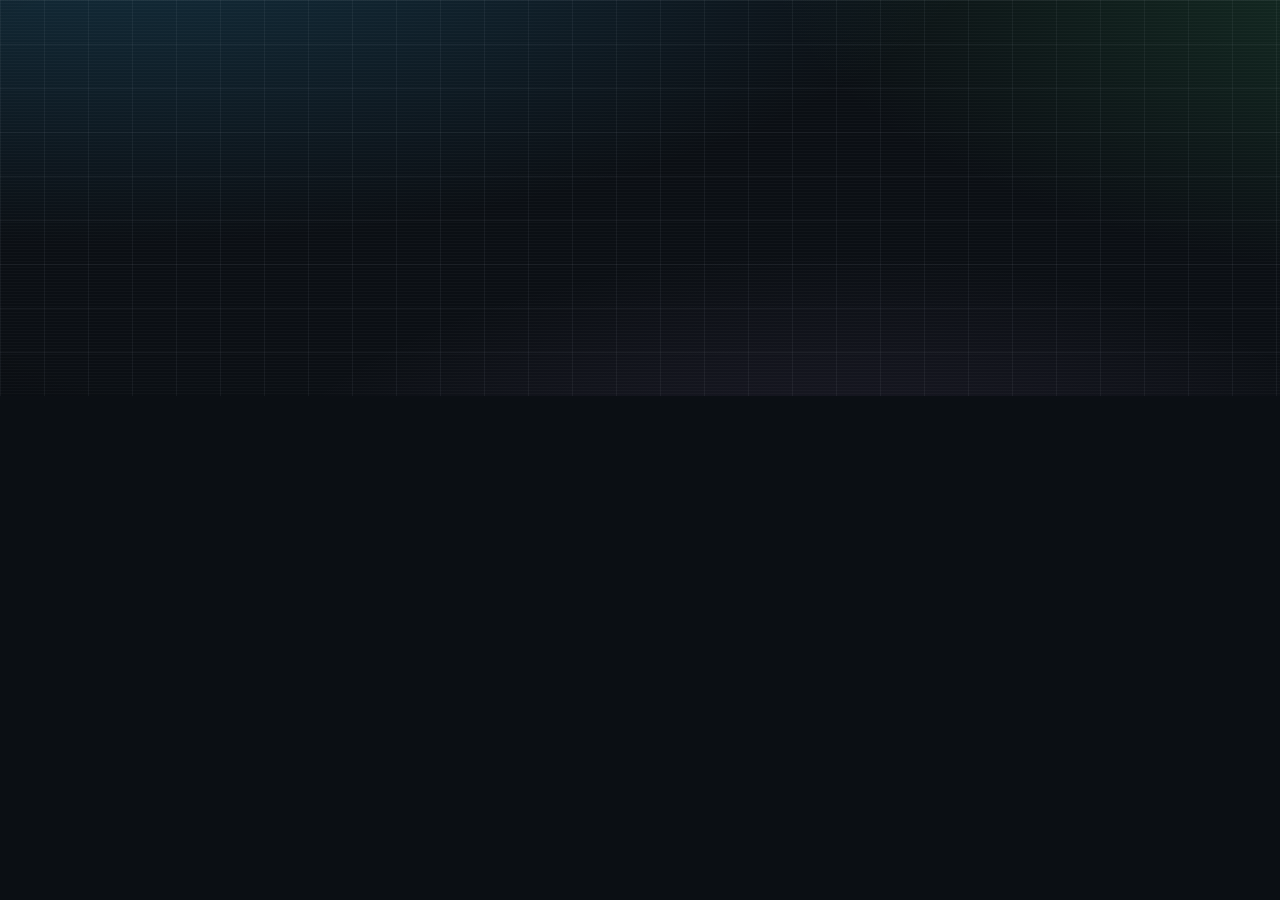
<file: tools/og/cover.html>
<!DOCTYPE html>
<!--
  Source for the LinkedIn cover (assets/img/linkedin-cover.png, 1584x396).

  Same background the site paints in dark mode: base colour, the radial
  washes, the grid and the scanlines - only the gradient radii are widened,
  because this canvas is far wider and shorter than a page.

  The art lives in a fixed 1584x396 .cover box rather than on <body>:
  headless Chrome on Windows will not give a window shorter than ~302px,
  so the page is rendered taller and the shot is cropped back down to the
  box. Anything painted on <body> would be clipped at that 302px line.

  Rendered by tools/build-og.ps1; not linked from the site.
-->
<html lang="en">
<head>
<meta charset="utf-8">
<style>
  * { box-sizing: border-box; margin: 0; padding: 0; }

  body { background: #0b0f14; }

  .cover {
    position: relative;
    width: 1584px;
    height: 396px;
    overflow: hidden;
    background-color: #0b0f14;
    background-image:
      radial-gradient(1500px 620px at 6% -35%, rgba(56, 189, 248, .22), transparent 62%),
      radial-gradient(1250px 560px at 97% -15%, rgba(74, 222, 128, .18), transparent 62%),
      radial-gradient(1000px 520px at 52% 145%, rgba(199, 146, 234, .12), transparent 62%);
  }

  .cover > div { position: absolute; inset: 0; }

  .grid {
    background-image:
      linear-gradient(rgba(205, 217, 229, .06) 1px, transparent 1px),
      linear-gradient(90deg, rgba(205, 217, 229, .06) 1px, transparent 1px);
    background-size: 44px 44px;
  }

  .scanlines {
    background: repeating-linear-gradient(
      to bottom,
      rgba(255, 255, 255, .022) 0 1px,
      transparent 1px 3px
    );
  }

  /* keeps the edges from looking flat wherever LinkedIn crops */
  .vignette {
    background: radial-gradient(115% 150% at 50% 45%, transparent 50%, rgba(0, 0, 0, .5) 100%);
  }
</style>
</head>
<body>
  <div class="cover">
    <div class="grid"></div>
    <div class="scanlines"></div>
    <div class="vignette"></div>
  </div>
</body>
</html>
</file>
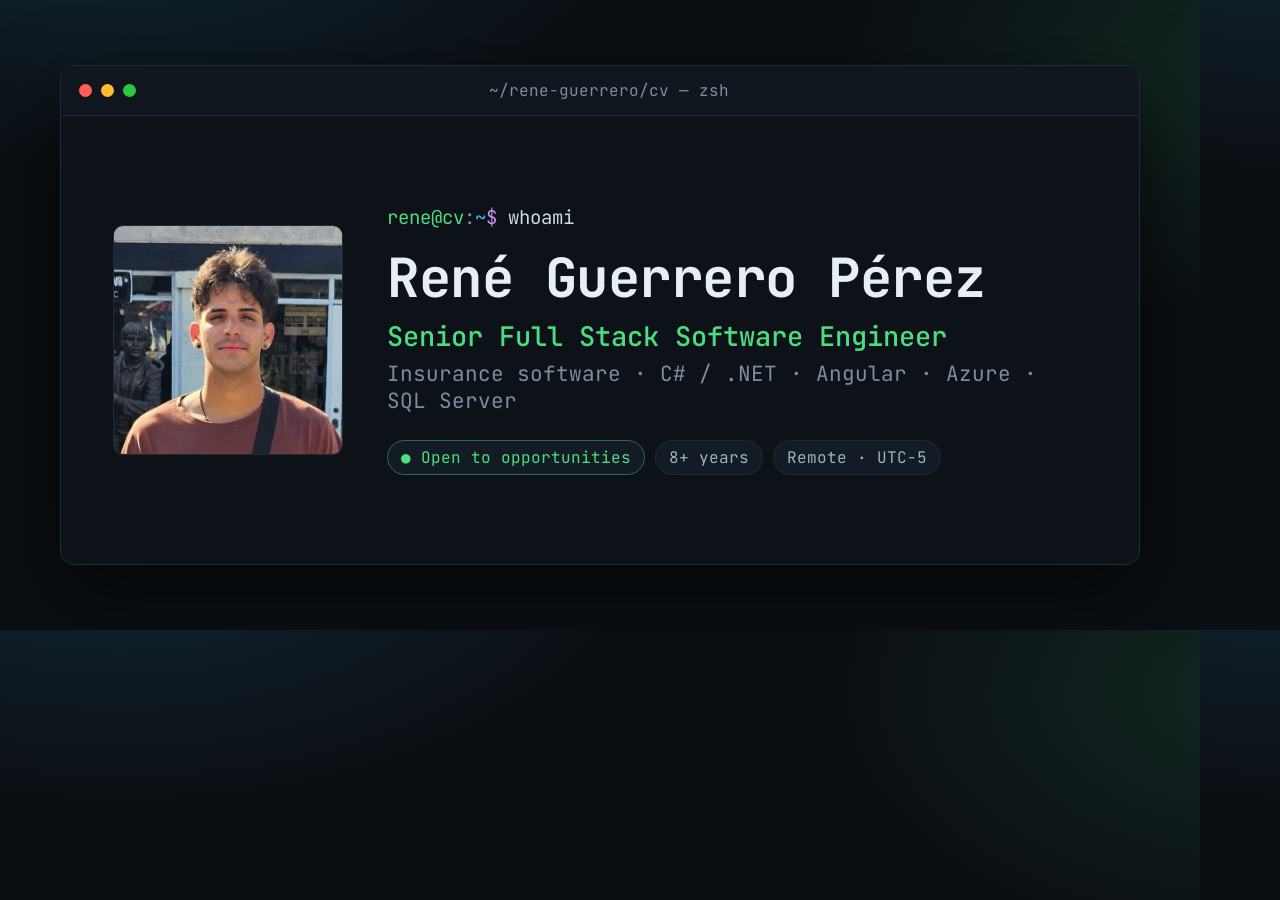
<file: tools/og/og.html>
<!DOCTYPE html>
<!--
  Source for the Open Graph card (assets/img/og.png).
  Rendered at exactly 1200x630 by tools/build-og.ps1 — not linked from the site.
-->
<html lang="en">
<head>
<meta charset="utf-8">
<link rel="stylesheet" href="../../assets/css/fonts.css">
<style>
  * { box-sizing: border-box; margin: 0; padding: 0; }

  html, body {
    width: 1200px;
    height: 630px;
    overflow: hidden;
  }

  body {
    font-family: "JetBrains Mono", ui-monospace, monospace;
    background: #0b0f14;
    background-image:
      radial-gradient(900px 500px at 10% -20%, rgba(56, 189, 248, .14), transparent 60%),
      radial-gradient(700px 420px at 105% 10%, rgba(74, 222, 128, .12), transparent 60%);
    color: #cdd9e5;
    display: flex;
    align-items: center;
    justify-content: center;
  }

  .window {
    width: 1080px;
    height: 500px;
    flex: 0 0 auto;   /* never let the flex parent squeeze it */
    border: 1px solid #1f2b38;
    border-radius: 14px;
    background: #0d1219;
    box-shadow: 0 30px 80px rgba(0, 0, 0, .6);
    overflow: hidden;
    display: flex;
    flex-direction: column;
  }

  .bar {
    display: flex;
    align-items: center;
    gap: 9px;
    padding: 14px 18px;
    background: #10161e;
    border-bottom: 1px solid #1f2b38;
  }
  .dot { width: 13px; height: 13px; border-radius: 50%; }
  .r { background: #ff5f57; } .y { background: #febc2e; } .g { background: #28c840; }
  .bar span {
    flex: 1;
    text-align: center;
    font-size: 16px;
    color: #7d8da0;
    margin-right: 48px;
  }

  .body {
    flex: 1;
    display: flex;
    align-items: center;
    gap: 44px;
    padding: 40px 52px;
  }

  img {
    width: 230px;
    height: 230px;
    border-radius: 10px;
    border: 1px solid #1f2b38;
    object-fit: cover;
    flex: 0 0 auto;
  }

  .cmd { font-size: 19px; color: #7d8da0; margin-bottom: 18px; }
  .prompt { color: #4ade80; }
  .path { color: #38bdf8; }
  .sigil { color: #c792ea; }
  .typed { color: #cdd9e5; }

  h1 {
    font-size: 54px;
    font-weight: 700;
    letter-spacing: -.5px;
    line-height: 1.1;
    color: #e8eef5;
  }

  .role {
    font-size: 27px;
    font-weight: 500;
    color: #4ade80;
    margin-top: 10px;
  }

  .stack {
    font-size: 21px;
    color: #7d8da0;
    margin-top: 6px;
  }

  .tags { display: flex; gap: 10px; margin-top: 26px; }
  .tag {
    font-size: 16px;
    padding: 6px 13px;
    border: 1px solid #1f2b38;
    border-radius: 999px;
    background: #131b24;
    color: #9fb0c3;
  }
  .tag.live { color: #4ade80; border-color: #2f6b47; }
</style>
</head>
<body>
  <div class="window">
    <div class="bar">
      <i class="dot r"></i><i class="dot y"></i><i class="dot g"></i>
      <span>~/rene-guerrero/cv — zsh</span>
    </div>
    <div class="body">
      <img src="../../assets/img/me-512.jpg" alt="">
      <div>
        <p class="cmd"><span class="prompt">rene@cv</span>:<span class="path">~</span><span class="sigil">$</span> <span class="typed">whoami</span></p>
        <h1>René Guerrero Pérez</h1>
        <p class="role">Senior Full Stack Software Engineer</p>
        <p class="stack">Insurance software · C# / .NET · Angular · Azure · SQL Server</p>
        <div class="tags">
          <span class="tag live">● Open to opportunities</span>
          <span class="tag">8+ years</span>
          <span class="tag">Remote · UTC−5</span>
        </div>
      </div>
    </div>
  </div>
</body>
</html>
</file>
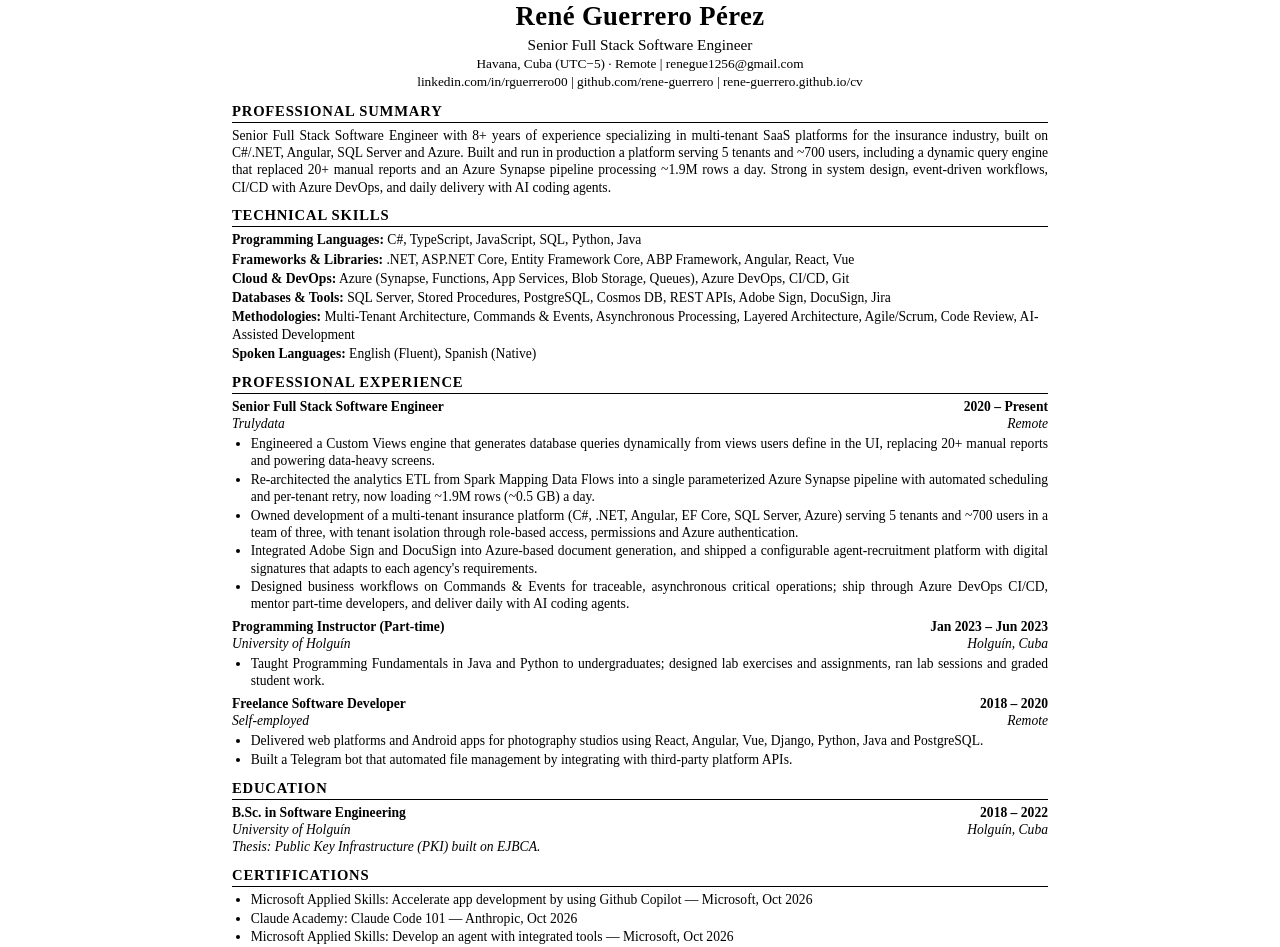
<file: tools/pdf/harvard.html>
<!doctype html>
<html lang="en">
<head>
<meta charset="utf-8">
<meta name="viewport" content="width=device-width, initial-scale=1">
<meta name="robots" content="noindex, nofollow">
<title>René Guerrero Pérez — CV</title>
<style>
  @page { size: Letter; margin: 0.45in 0.55in; }
  * { box-sizing: border-box; margin: 0; padding: 0; }
  html { -webkit-print-color-adjust: exact; print-color-adjust: exact; }
  body {
    font-family: "Times New Roman", "Liberation Serif", "TeX Gyre Termes", Times, serif;
    font-size: 10.2pt;
    line-height: 1.27;
    color: #000;
    background: #fff;
    max-width: 8.5in;
    margin: 0 auto;
  }
  header { text-align: center; margin-bottom: 6pt; }
  header p { text-align: center; }
  h1 { font-size: 20pt; font-weight: bold; letter-spacing: 0.3pt; }
  .title { font-size: 11.5pt; margin-top: 1pt; }
  .contact { font-size: 10pt; margin-top: 1pt; }
  .contact span { white-space: nowrap; }
  .contact span + span::before { content: "| "; }
  a { color: #000; text-decoration: none; }
  h2 {
    font-size: 11pt;
    font-weight: bold;
    text-transform: uppercase;
    letter-spacing: 0.6pt;
    border-bottom: 0.75pt solid #000;
    padding-bottom: 1pt;
    margin: 8pt 0 3pt;
  }
  p { text-align: justify; }
  .skills p { text-align: left; margin-bottom: 1.5pt; }
  .row { display: flex; justify-content: space-between; gap: 12pt; }
  .row .r { white-space: nowrap; }
  .job { margin-bottom: 4pt; break-inside: avoid; }
  .job .row:first-child { font-weight: bold; }
  .job .row + .row { font-style: italic; }
  ul { margin: 2pt 0 0 14pt; }
  li { margin-bottom: 1pt; text-align: justify; }
  .certs li { text-align: left; }
  .note { font-style: italic; }
</style>
</head>
<body>
<main id="cv"></main>
<script src="../../assets/js/data.js"></script>
<script src="../../assets/js/certs.js"></script>
<script>
(function () {
  var q = new URLSearchParams(location.search);
  var lang = "en";
  var tel = q.get("tel");
  var d = window.CV[lang].ats;

  var months = ["Jan", "Feb", "Mar", "Apr", "May", "Jun", "Jul", "Aug", "Sep", "Oct", "Nov", "Dec"];

  function esc(s) {
    return String(s).replace(/[&<>"]/g, function (c) {
      return { "&": "&amp;", "<": "&lt;", ">": "&gt;", '"': "&quot;" }[c];
    });
  }

  function ym(v) {
    var p = String(v || "").split("-");
    if (p.length < 2) return esc(v || "");
    return months[parseInt(p[1], 10) - 1] + " " + p[0];
  }

  var contact = [
    "<span>" + esc(d.location) + "</span>",
    tel ? "<span>" + esc(d.phoneLabel) + ": " + esc(tel) + "</span>" : "",
    '<span><a href="mailto:renegue1256@gmail.com">renegue1256@gmail.com</a></span>'
  ].filter(Boolean).join(" ") + '</p><p class="contact">' + [
    '<span><a href="https://www.linkedin.com/in/rguerrero00/">linkedin.com/in/rguerrero00</a></span>',
    '<span><a href="https://github.com/rene-guerrero">github.com/rene-guerrero</a></span>',
    '<span><a href="https://rene-guerrero.github.io/cv/">rene-guerrero.github.io/cv</a></span>'
  ].join(" ");

  var skills = d.skills.concat([{ name: d.sections.languages, items: d.languages }]).map(function (g) {
    return "<p><strong>" + esc(g.name) + ":</strong> " + esc(g.items) + "</p>";
  }).join("");

  var jobs = d.jobs.map(function (j) {
    return '<div class="job">' +
      '<div class="row"><span>' + esc(j.role) + '</span><span class="r">' + esc(j.when) + "</span></div>" +
      '<div class="row"><span>' + esc(j.company) + '</span><span class="r">' + esc(j.place) + "</span></div>" +
      "<ul>" + j.bullets.map(function (b) { return "<li>" + esc(b) + "</li>"; }).join("") + "</ul>" +
      "</div>";
  }).join("");

  var e = d.education;
  var edu = '<div class="job">' +
    '<div class="row"><span>' + esc(e.degree) + '</span><span class="r">' + esc(e.when) + "</span></div>" +
    '<div class="row"><span>' + esc(e.school) + '</span><span class="r">' + esc(e.place) + "</span></div>" +
    '<p class="note">' + esc(e.note) + "</p></div>";

  var certs = (window.CERTS || []).slice().sort(function (a, b) {
    return String(b.issued).localeCompare(String(a.issued));
  }).slice(0, d.certCount).map(function (c) {
    return "<li>" + esc(c.name) + " — " + esc(c.issuer) + ", " + ym(c.issued) + "</li>";
  }).join("");

  document.getElementById("cv").innerHTML =
    "<header><h1>René Guerrero Pérez</h1>" +
    '<p class="title">' + esc(d.title) + "</p>" +
    '<p class="contact">' + contact + "</p></header>" +
    "<section><h2>" + esc(d.sections.summary) + "</h2><p>" + esc(d.summary) + "</p></section>" +
    '<section class="skills"><h2>' + esc(d.sections.skills) + "</h2>" + skills + "</section>" +
    "<section><h2>" + esc(d.sections.experience) + "</h2>" + jobs + "</section>" +
    "<section><h2>" + esc(d.sections.education) + "</h2>" + edu + "</section>" +
    (certs ? '<section class="certs"><h2>' + esc(d.sections.certs) + "</h2><ul>" + certs + "</ul></section>" : "");
})();
</script>
</body>
</html>
</file>
<file: assets/css/fonts.css>
/* JetBrains Mono (variable, weights 400-700), self-hosted.
   Generated by tools/fetch-fonts.py - do not edit by hand.
   SIL Open Font License 1.1, see assets/fonts/OFL.txt */

/* latin-ext */
@font-face {
  font-family: 'JetBrains Mono';
  font-style: normal;
  font-weight: 400 700;
  font-display: swap;
  src: url(../fonts/jetbrains-mono-latin-ext.woff2) format('woff2');
  unicode-range: U+0100-02BA, U+02BD-02C5, U+02C7-02CC, U+02CE-02D7, U+02DD-02FF, U+0304, U+0308, U+0329, U+1D00-1DBF, U+1E00-1E9F, U+1EF2-1EFF, U+2020, U+20A0-20AB, U+20AD-20C0, U+2113, U+2C60-2C7F, U+A720-A7FF;
}

/* latin */
@font-face {
  font-family: 'JetBrains Mono';
  font-style: normal;
  font-weight: 400 700;
  font-display: swap;
  src: url(../fonts/jetbrains-mono-latin.woff2) format('woff2');
  unicode-range: U+0000-00FF, U+0131, U+0152-0153, U+02BB-02BC, U+02C6, U+02DA, U+02DC, U+0304, U+0308, U+0329, U+2000-206F, U+20AC, U+2122, U+2191, U+2193, U+2212, U+2215, U+FEFF, U+FFFD;
}
</file>
<file: assets/css/style.css>
/* ─────────────────────────────────────────────────────
   CV — terminal / console theme
   ───────────────────────────────────────────────────── */

:root {
  --font: "JetBrains Mono", ui-monospace, SFMono-Regular, "SF Mono", Menlo,
          Consolas, "Liberation Mono", monospace;

  --radius: 10px;
  --maxw: 60rem;
}

/* Dark (default) */
:root,
:root[data-theme="dark"] {
  --bg: #0b0f14;
  --bg-chrome: #10161e;
  --bg-screen: #0d1219;
  --bg-soft: #131b24;
  --border: #1f2b38;
  --fg: #cdd9e5;
  --fg-dim: #7d8da0;
  --accent: #4ade80;   /* prompt green */
  --accent-2: #38bdf8; /* cyan */
  --accent-3: #f0b429; /* amber */
  --magenta: #c792ea;
  --grid-line: rgba(205, 217, 229, .035);
  --shadow: 0 24px 60px rgba(0, 0, 0, .55);
  --glow: 0 0 12px rgba(74, 222, 128, .35);
}

/* Light */
:root[data-theme="light"] {
  --bg: #eef1f5;
  --bg-chrome: #e2e7ee;
  --bg-screen: #fbfcfe;
  --bg-soft: #f1f4f8;
  --border: #d3dae3;
  --fg: #1d2733;
  --fg-dim: #5d6b7d;
  --accent: #0f7a41;
  --accent-2: #0369a1;
  --accent-3: #a16207;
  --magenta: #7c3aed;
  --grid-line: rgba(29, 39, 51, .04);
  --shadow: 0 18px 44px rgba(29, 39, 51, .12);
  --glow: none;
}

* { box-sizing: border-box; }

html { scroll-behavior: smooth; }

body {
  margin: 0;
  padding: clamp(.75rem, 3vw, 2.5rem) 1rem clamp(2rem, 5vw, 4rem);
  background: var(--bg);
  background-image:
    radial-gradient(1200px 600px at 12% -10%, rgba(56, 189, 248, .10), transparent 60%),
    radial-gradient(900px 500px at 100% 0%, rgba(74, 222, 128, .08), transparent 60%);
  color: var(--fg);
  font-family: var(--font);
  font-size: 15px;
  line-height: 1.65;
  -webkit-font-smoothing: antialiased;
}

:root[data-theme="light"] body { background-image: none; }

a {
  color: var(--accent-2);
  text-decoration: none;
  border-bottom: 1px dotted transparent;
}
a:hover { border-bottom-color: currentColor; }

/* shown only on paper — the phone number belongs in the PDF a recruiter
   downloads, not on an indexable public page */
.print-only { display: none; }

/* selection picks up the prompt green; the text flips to the screen
   colour so it stays readable in both themes */
::selection {
  background: var(--accent);
  color: var(--bg-screen);
}

.muted { color: var(--fg-dim); }
.dot { color: var(--fg-dim); margin: 0 .5ch; }

.skip-link {
  position: absolute;
  left: -9999px;
}
.skip-link:focus {
  left: 1rem; top: 1rem;
  z-index: 10;
  background: var(--bg-soft);
  border: 1px solid var(--accent);
  padding: .5rem .75rem;
  border-radius: 6px;
}

:focus-visible {
  outline: 2px solid var(--accent);
  outline-offset: 2px;
  border-radius: 4px;
}

/* subtle CRT scanlines, dark theme only */
.scanlines {
  position: fixed;
  inset: 0;
  pointer-events: none;
  z-index: 1;
  background: repeating-linear-gradient(
    to bottom,
    rgba(255, 255, 255, .018) 0 1px,
    transparent 1px 3px
  );
}
:root[data-theme="light"] .scanlines { display: none; }

/* ── window chrome ─────────────────────────────────── */

.terminal {
  position: relative;
  z-index: 2;
  max-width: var(--maxw);
  margin: 0 auto;
  border: 1px solid var(--border);
  border-radius: var(--radius);
  background: var(--bg-screen);
  box-shadow: var(--shadow);
  /* clip (not hidden) so the sticky titlebar keeps working */
  overflow: clip;
}

.titlebar {
  position: sticky;
  top: 0;
  z-index: 3;
  display: flex;
  align-items: center;
  gap: .75rem;
  padding: .55rem .8rem;
  background: var(--bg-chrome);
  border-bottom: 1px solid var(--border);
  backdrop-filter: blur(6px);
}

.lights { display: flex; gap: .4rem; flex: 0 0 auto; }
.light { width: 11px; height: 11px; border-radius: 50%; display: block; }
.light.red { background: #ff5f57; }
.light.yellow { background: #febc2e; }
.light.green { background: #28c840; }

.titlebar__title {
  flex: 1 1 auto;
  text-align: center;
  font-size: .78rem;
  color: var(--fg-dim);
  white-space: nowrap;
  overflow: hidden;
  text-overflow: ellipsis;
}

.titlebar__actions {
  flex: 0 0 auto;
  display: flex;
  align-items: center;
  gap: .4rem;
}

.seg {
  display: inline-flex;
  border: 1px solid var(--border);
  border-radius: 6px;
  overflow: hidden;
}
.seg__btn {
  font: inherit;
  font-size: .75rem;
  letter-spacing: .04em;
  padding: .45rem .65rem;
  background: transparent;
  color: var(--fg-dim);
  border: 0;
  cursor: pointer;
}
.seg__btn { display: inline-block; line-height: 1.2; text-decoration: none; }
.seg__btn:hover { color: var(--fg); }
.seg__btn.is-active {
  background: var(--accent);
  color: var(--bg-screen);
}
:root[data-theme="light"] .seg__btn.is-active { color: #fff; }

.iconbtn {
  font: inherit;
  font-size: .8rem;
  line-height: 1;
  padding: .5rem .65rem;
  background: transparent;
  color: var(--fg-dim);
  border: 1px solid var(--border);
  border-radius: 6px;
  cursor: pointer;
}
.iconbtn:hover { color: var(--fg); border-color: var(--fg-dim); }
.iconbtn--text { font-size: .75rem; letter-spacing: .04em; }

/* ── screen ────────────────────────────────────────── */

.screen {
  padding: clamp(1rem, 4vw, 2.25rem);
}

.block + .block { margin-top: 2.5rem; }

.cmd {
  margin: 0 0 .9rem;
  font-size: .85rem;
  color: var(--fg-dim);
  word-break: break-word;
}
.prompt { color: var(--accent); text-shadow: var(--glow); }
.sep { color: var(--fg-dim); }
.path { color: var(--accent-2); }
.sigil { color: var(--magenta); margin: 0 .4ch; }
.typed { color: var(--fg); }

.caret {
  display: inline-block;
  width: .6ch;
  height: 1.05em;
  vertical-align: -.18em;
  background: var(--accent);
  animation: blink 1.1s steps(1) infinite;
}
@keyframes blink { 50% { opacity: 0; } }

/* caret that follows the text while a command types itself out:
   solid, so it reads as a cursor in motion rather than an idle one */
.caret--typing {
  margin-left: .1ch;
  animation: none;
}

/* keep the line at full height before its command has typed */
.typed { white-space: pre; }
.typed.is-pending::after { content: ""; }

.h2 {
  margin: 0 0 1rem;
  font-size: 1rem;
  letter-spacing: .06em;
  text-transform: uppercase;
  color: var(--accent-3);
}
.h2::before { content: "## "; color: var(--fg-dim); }

.p { margin: 0 0 .85rem; color: var(--fg); }
.p:last-child { margin-bottom: 0; }

/* ── hero ──────────────────────────────────────────── */

.hero__body {
  display: flex;
  gap: 1.5rem;
  align-items: flex-start;
  flex-wrap: wrap;
}

.avatar {
  width: 128px;
  height: 128px;
  flex: 0 0 auto;
  object-fit: cover;
  border-radius: 8px;
  border: 1px solid var(--border);
  filter: saturate(1.02);
}

.hero__text { flex: 1 1 18rem; min-width: 0; }

.name {
  margin: 0;
  font-size: clamp(1.4rem, 4vw, 1.9rem);
  line-height: 1.2;
  letter-spacing: -.01em;
}
.role { margin: .25rem 0 0; color: var(--accent); font-weight: 500; }
.stack { margin: .1rem 0 .9rem; color: var(--fg-dim); font-size: .85rem; }

.contact {
  list-style: none;
  margin: 0 0 .9rem;
  padding: 0;
  display: grid;
  gap: .18rem;
  font-size: .85rem;
}
.contact .key {
  display: inline-block;
  min-width: 11ch;
  color: var(--magenta);
}
.contact .key::after { content: ":"; color: var(--fg-dim); }

.badges { margin: 0; display: flex; flex-wrap: wrap; gap: .4rem; }
.badge {
  font-size: .8rem;
  padding: .2rem .6rem;
  border: 1px solid var(--border);
  border-radius: 999px;
  background: var(--bg-soft);
  color: var(--fg);
}

.cta { margin: 0 0 1rem; display: flex; flex-wrap: wrap; gap: .6rem; }
.btn {
  display: inline-block;
  font-size: .85rem;
  padding: .5rem .95rem;
  border: 1px solid var(--border);
  border-radius: 6px;
  color: var(--fg);
  background: var(--bg-soft);
}
.btn:hover { border-color: var(--accent); }
.btn--primary {
  background: var(--accent);
  border-color: var(--accent);
  color: var(--bg-screen);
  font-weight: 700;
}
:root[data-theme="light"] .btn--primary { color: #fff; }

/* ── cards ─────────────────────────────────────────── */

.card {
  border: 1px solid var(--border);
  border-left: 2px solid var(--accent);
  border-radius: 8px;
  background: var(--bg-soft);
  padding: 1rem 1.1rem;
}

.timeline { display: grid; gap: 1rem; }

.card__title { margin: 0; font-size: 1rem; }
.job__company { color: var(--accent-2); }
.job__role { color: var(--fg); font-weight: 400; }

.card__meta {
  margin: .2rem 0 0;
  font-size: .78rem;
  color: var(--fg-dim);
  display: flex;
  flex-wrap: wrap;
  align-items: center;
  gap: .1rem;
}
.when { color: var(--accent-3); }

.chip {
  margin-left: .6ch;
  font-size: .66rem;
  padding: .05rem .45rem;
  border-radius: 999px;
  border: 1px solid var(--border);
}
.chip--live { color: var(--accent); border-color: var(--accent); }

.bullets {
  margin: .9rem 0 0;
  padding: 0;
  list-style: none;
  display: grid;
  gap: .45rem;
}
.bullets li {
  position: relative;
  padding-left: 1.6ch;
  font-size: .92rem;
  max-width: 90ch;
}
.bullets li::before {
  content: "▸";
  position: absolute;
  left: 0;
  color: var(--accent);
}
.bullets strong { color: var(--fg); font-weight: 700; }

/* ── results strip ─────────────────────────────────── */

.results {
  list-style: none;
  margin: 1.1rem 0 0;
  padding: .8rem 0 0;
  border-top: 1px dashed var(--border);
  display: grid;
  gap: .9rem 1.5rem;
  grid-template-columns: repeat(auto-fit, minmax(13rem, 1fr));
}
.result { display: flex; flex-direction: column; gap: .1rem; }
.result__n { font-size: 1.4rem; font-weight: 700; line-height: 1.2; color: var(--accent); }
.result__l { font-size: .8rem; line-height: 1.4; color: var(--fg-dim); }

/* ── skills ────────────────────────────────────────── */

.skills {
  display: grid;
  gap: 1rem;
  grid-template-columns: repeat(auto-fit, minmax(17rem, 1fr));
}

.skillgroup {
  border: 1px solid var(--border);
  border-radius: 8px;
  background: var(--bg-soft);
  padding: .85rem .95rem;
}
.skillgroup__name {
  margin: 0 0 .6rem;
  font-size: .78rem;
  letter-spacing: .05em;
  text-transform: uppercase;
  color: var(--accent-2);
}

.tags { list-style: none; margin: 0; padding: 0; display: flex; flex-wrap: wrap; gap: .35rem; }
.tag {
  font-size: .78rem;
  padding: .12rem .5rem;
  border: 1px solid var(--border);
  border-radius: 4px;
  background: var(--bg-screen);
  color: var(--fg);
}

.tag--core {
  border-color: var(--accent);
  font-weight: 700;
}

/* ── small screens ─────────────────────────────────── */

@media (max-width: 520px) {
  .titlebar__title { display: none; }
  .avatar { width: 92px; height: 92px; }
}

/* Honour the preference completely: no typing, drifting grid, pulse or
   caret blink. The typing effect is also skipped in main.js. */
@media (prefers-reduced-motion: reduce) {
  html { scroll-behavior: auto; }
  *, *::before, *::after { animation: none !important; }
}

/* ── print / PDF ───────────────────────────────────── */

@page {
  size: A4;
  margin: 12mm 12mm 14mm;
}

@media print {
  /* force the light palette on paper, whatever the screen theme is */
  :root, :root[data-theme="dark"], :root[data-theme="light"] {
    --bg: #fff;
    --bg-chrome: #fff;
    --bg-screen: #fff;
    --bg-soft: #fff;
    --border: #c9d1d9;
    --fg: #111;
    --fg-dim: #555;
    --accent: #0a6b39;
    --accent-2: #0b4f80;
    --accent-3: #7a4b06;
    --magenta: #5b21b6;
    --shadow: none;
    --glow: none;
  }

  body {
    margin: 0;
    padding: 0;
    background: #fff !important;
    background-image: none !important;
    font-size: 10pt;
    line-height: 1.45;
  }

  .scanlines,
  .titlebar,
  .skip-link,
  .caret { display: none !important; }

  .terminal {
    max-width: none;
    border: 0;
    border-radius: 0;
    box-shadow: none;
    background: #fff;
  }

  .screen { padding: 0; }

  .cmd { display: none; }

  .block + .block { margin-top: 1.1rem; }

  .h2 {
    font-size: 10pt;
    margin-bottom: .45rem;
    border-bottom: 1px solid var(--border);
    padding-bottom: .15rem;
  }
  .h2::before { content: none; }

  .name { font-size: 17pt; }

  a { color: var(--fg); border: 0; }

  .card,
  .skillgroup {
    background: #fff;
    border-color: var(--border);
    padding: .5rem .65rem;
  }
  .card { border-left-width: 2px; }

  .bullets li { font-size: 9pt; }
  .tag { font-size: 8.5pt; background: #fff; }

  ::selection { background: transparent; color: inherit; }

  .contact li.print-only { display: list-item; }

  .badge { border-color: var(--border); }
  .chip--live { display: none; }

  /* Sections may run across a page break — keeping a whole section
     together is what used to push Experience onto page 2 and leave half
     of page 1 blank. The pieces inside a section still stay whole. */
  .hero__body, .skillgroup, .results, .cert, .bullets li, .job__head { break-inside: avoid; }
  .block, .job { break-inside: auto; }
  h1, h2, h3 { break-after: avoid; }

  /* tighter header: the photo and badges were costing a third of page 1 */
  .avatar { width: 80px; height: 80px; }
  .badges { margin-top: .4rem; }

  .results { margin-top: .6rem; padding-top: .5rem; }
  .result__n { font-size: 13pt; }

  .timeline { gap: .6rem; }
  .bullets { margin-top: .5rem; gap: .25rem; }

  /* skills: one line per group instead of boxes of pills */
  .skills { display: grid; grid-template-columns: 1fr; gap: .2rem; }
  .skillgroup {
    display: grid;
    grid-template-columns: 26ch 1fr;
    gap: 1ch;
    border: 0;
    padding: 0;
  }
  .skillgroup__name { margin: 0; font-size: 8pt; line-height: 1.6; }
  .tags { display: block; font-size: 9pt; }
  .tag { display: inline; border: 0; padding: 0; font-size: 9pt; }
  .tag:not(:last-child)::after { content: " · "; font-weight: 400; color: var(--fg-dim); }
  .tag--core { font-weight: 700; }

  /* last block is just the shell prompt / credits */
  .block:last-child { display: none; }
}

/* ── drifting grid ─────────────────────────────────
   Deliberately near-invisible: it should read as texture, not motion.
   Anyone who notices it consciously means it is too strong. */

.gridbg {
  position: fixed;
  inset: 0;
  pointer-events: none;
  z-index: 0;
  opacity: .5;
  background-image:
    linear-gradient(var(--grid-line) 1px, transparent 1px),
    linear-gradient(90deg, var(--grid-line) 1px, transparent 1px);
  background-size: 44px 44px;
  animation: drift 90s linear infinite;
}

@keyframes drift {
  to { background-position: 44px 44px, 44px 44px; }
}

/* ── availability badge ────────────────────────────── */

.badge--status {
  color: var(--fg);
  border-color: var(--accent);
  display: inline-flex;
  align-items: center;
  gap: .45ch;
}

.pulse {
  width: 7px;
  height: 7px;
  border-radius: 50%;
  background: var(--accent);
  box-shadow: 0 0 0 0 var(--accent);
  animation: pulse 2.4s ease-out infinite;
}

@keyframes pulse {
  0%   { box-shadow: 0 0 0 0 color-mix(in srgb, var(--accent) 70%, transparent); }
  70%  { box-shadow: 0 0 0 6px transparent; }
  100% { box-shadow: 0 0 0 0 transparent; }
}

/* ── interactive console ───────────────────────────── */

.console {
  border: 1px solid var(--border);
  border-radius: 8px;
  background: var(--bg-soft);
  padding: .8rem .9rem;
  cursor: text;
}

.console__out {
  max-height: 17rem;
  overflow-y: auto;
  overscroll-behavior: contain;
  font-size: .84rem;
  line-height: 1.6;
}
.console__out:empty { display: none; }

.console__line {
  white-space: pre-wrap;
  word-break: break-word;
}
.console__line--dim  { color: var(--fg-dim); }
.console__line--warn { color: var(--accent-3); }
.console__line--echo { margin-top: .45rem; }
.console__line--echo:first-child { margin-top: 0; }

.console__cmdname {
  display: inline-block;
  min-width: 12ch;
  color: var(--accent-2);
}

.console__form {
  display: flex;
  align-items: baseline;
  gap: .6ch;
  margin-top: .5rem;
  padding-top: .5rem;
  border-top: 1px solid var(--border);
}
.console__out:empty + .console__form {
  margin-top: 0;
  padding-top: 0;
  border-top: 0;
}

.console__label {
  flex: 0 0 auto;
  font-size: .84rem;
  cursor: text;
}

.console__input {
  flex: 1 1 auto;
  min-width: 0;
  font: inherit;
  font-size: .84rem;
  color: var(--fg);
  background: transparent;
  border: 0;
  padding: 0;
  caret-color: var(--accent);
}
.console__input:focus { outline: none; }
.console__input::placeholder { color: var(--fg-dim); }

.console__hint { font-size: .82rem; margin-bottom: .7rem; }

.small { font-size: .8rem; }



@media print {
  .gridbg,
  #console-section { display: none !important; }

  .badge--status { border-color: var(--border); }
  .pulse { display: none; }
}

/* ── certifications: horizontal card scroller ──────── */

.certs {
  list-style: none;
  margin: 0;
  padding: 0 0 .8rem;
  display: flex;
  gap: 1rem;
  overflow-x: auto;
  scroll-snap-type: x proximity;
  scrollbar-width: thin;
  scrollbar-color: var(--border) transparent;
}
.certs > li { flex: 0 0 min(17rem, 80%); scroll-snap-align: start; display: flex; }

.cert { display: flex; flex-direction: column; width: 100%; gap: .35rem; }

/* every card gets the same three bands — header, meta rows, link — so a
   long title or a missing ID never changes the card's shape */
.cert__head { display: flex; gap: .7rem; align-items: flex-start; height: 5.4rem; overflow: hidden; }
.cert__who { min-width: 0; display: grid; gap: .25rem; align-content: start; }
.cert__logo {
  flex: none;
  width: 40px;
  height: 40px;
  border-radius: 6px;
  background: #fff;
  padding: 3px;
  object-fit: contain;
}
.cert__name {
  font-size: .95rem;
  line-height: 1.35;
  display: -webkit-box;
  -webkit-box-orient: vertical;
  -webkit-line-clamp: 3;
  line-clamp: 3;
  overflow: hidden;
}
.cert__issuer { margin: 0; font-size: .8rem; line-height: 1.4; color: var(--accent-2); }

.cert__dates, .cert__id {
  margin: 0;
  font-size: .72rem;
  line-height: 1.5;
  height: 1.5em;
  color: var(--fg-dim);
  white-space: nowrap;
  overflow: hidden;
  text-overflow: ellipsis;
}
.cert__issuer { white-space: nowrap; overflow: hidden; text-overflow: ellipsis; }

/* shrink-wrap the link so its dotted underline spans only text + icon */
.cert__link { margin-top: auto; align-self: flex-start; font-size: .78rem; }

.cert--more { align-items: center; justify-content: center; text-align: center; border-left-style: dashed; }

@media print {
  /* one line per certification: name · issuer · date, no card or logo */
  .certs { display: block; overflow: visible; padding: 0; }
  .certs > li { display: block; }
  .cert {
    display: grid;
    grid-template-columns: 1fr auto auto;
    align-items: baseline;
    gap: 0 1.5ch;
    border: 0;
    padding: .1rem 0;
  }
  .cert__head { display: contents; }
  .cert__logo { display: none; }
  .cert__who { display: contents; }
  .cert__name { display: inline; font-size: 9pt; -webkit-line-clamp: unset; line-clamp: unset; overflow: visible; }
  .cert__issuer, .cert__dates { height: auto; font-size: 8.5pt; }
  .cert__id { display: none; }
  .cert__link, .cert--more { display: none; }
  .cta { display: none; }
  .certs > li:nth-child(n+5) { display: none; }
}
</file>
